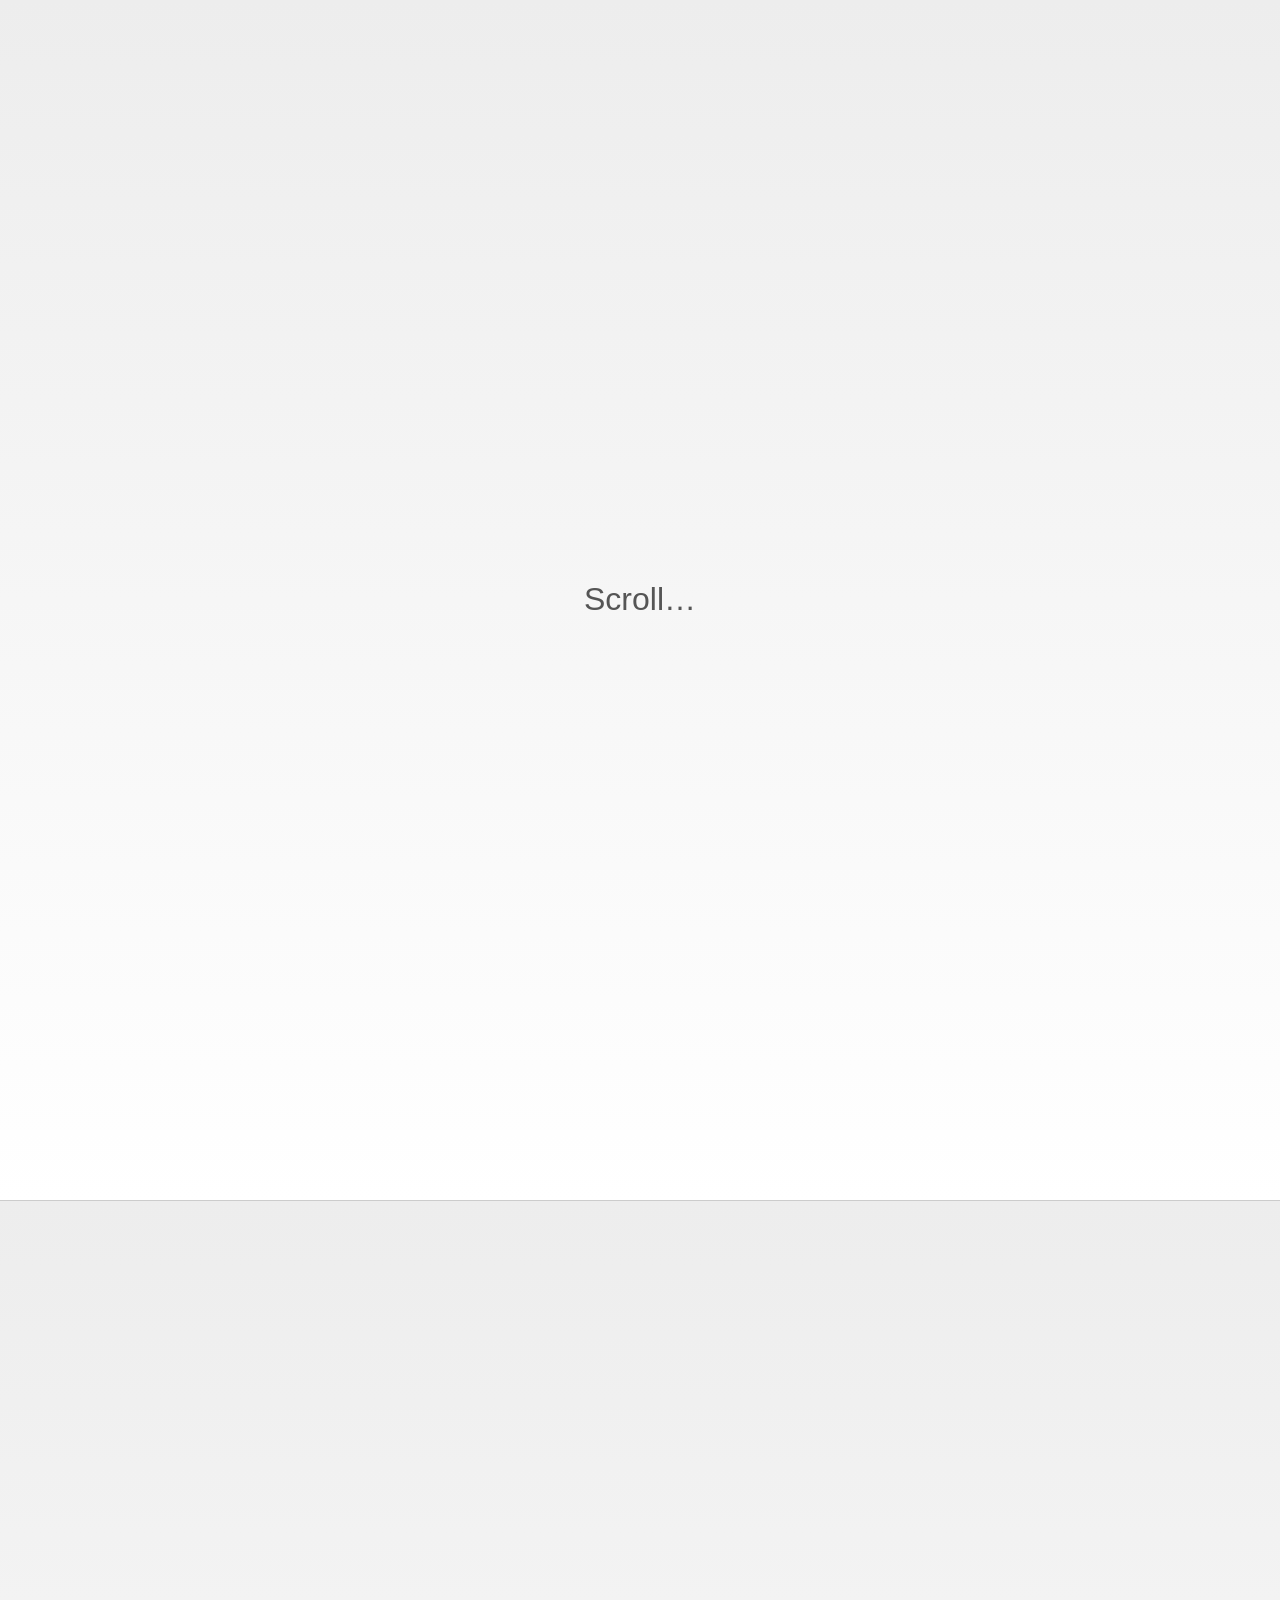
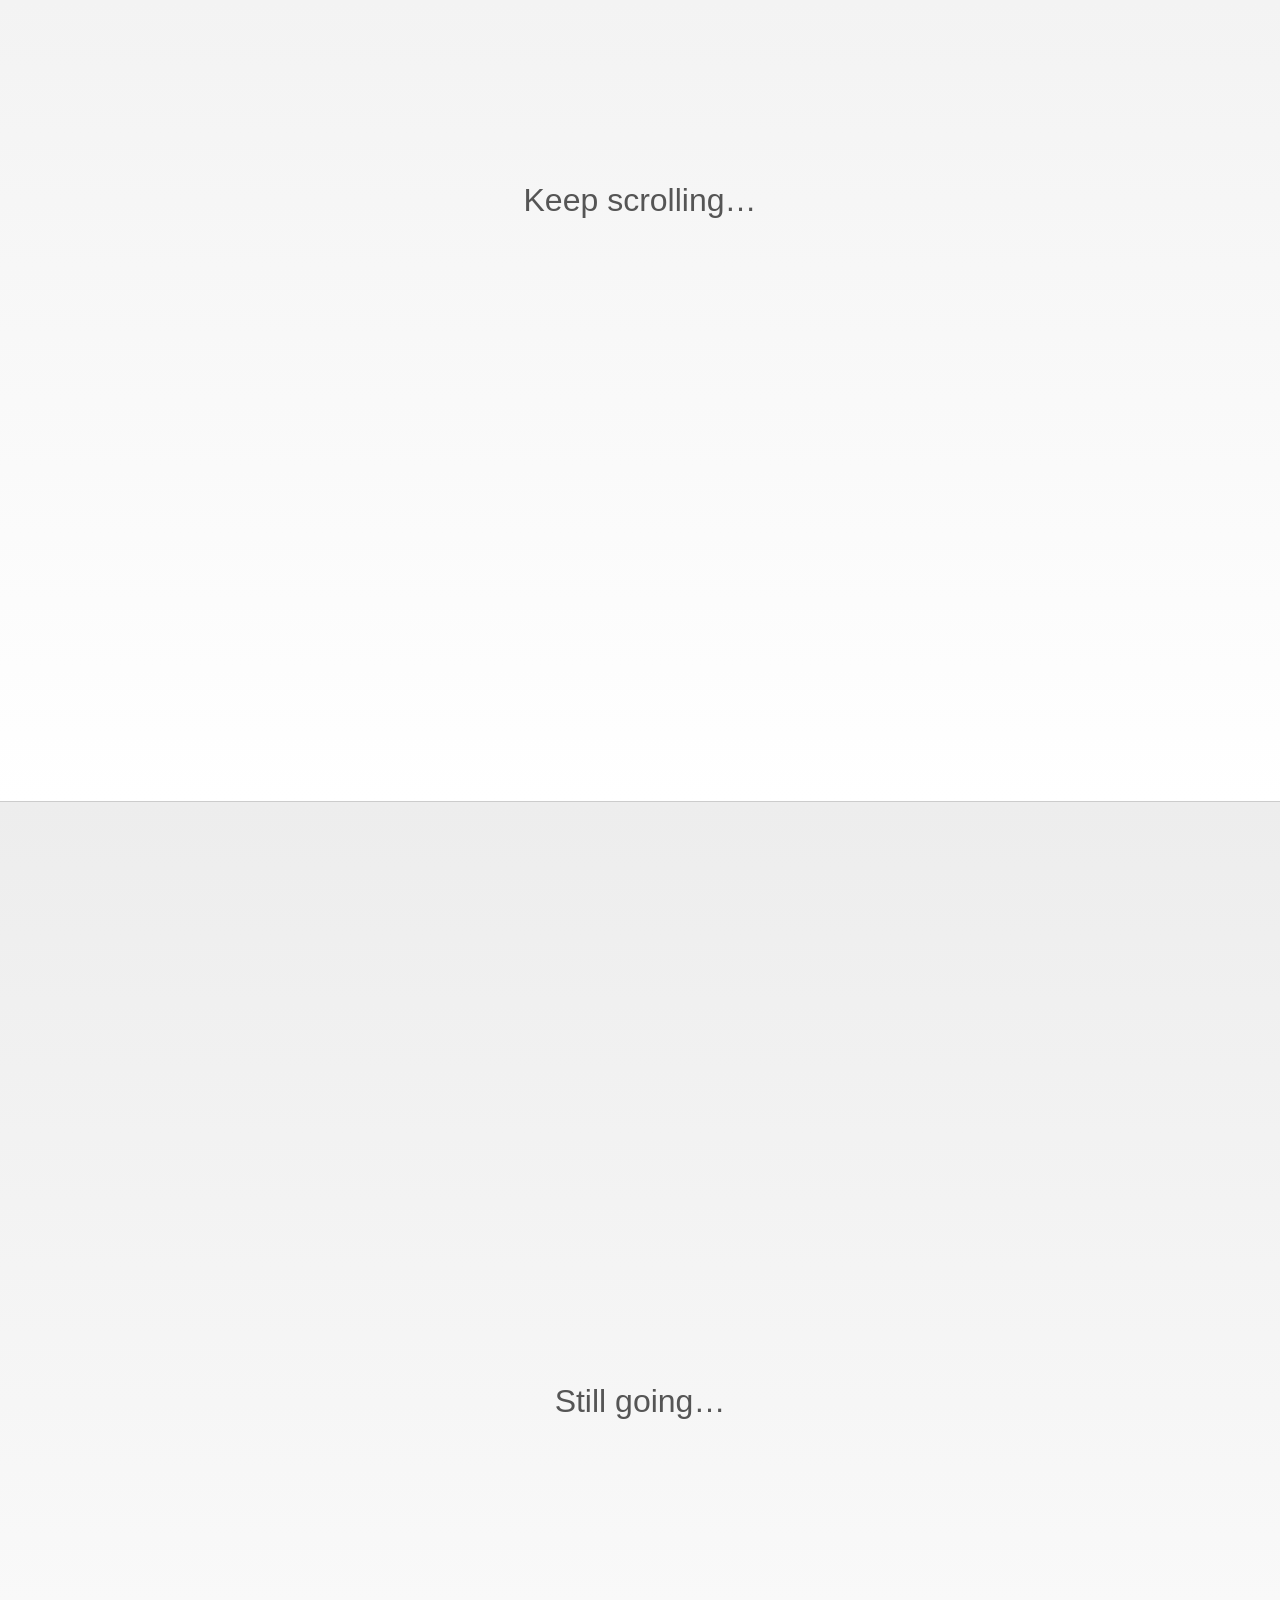
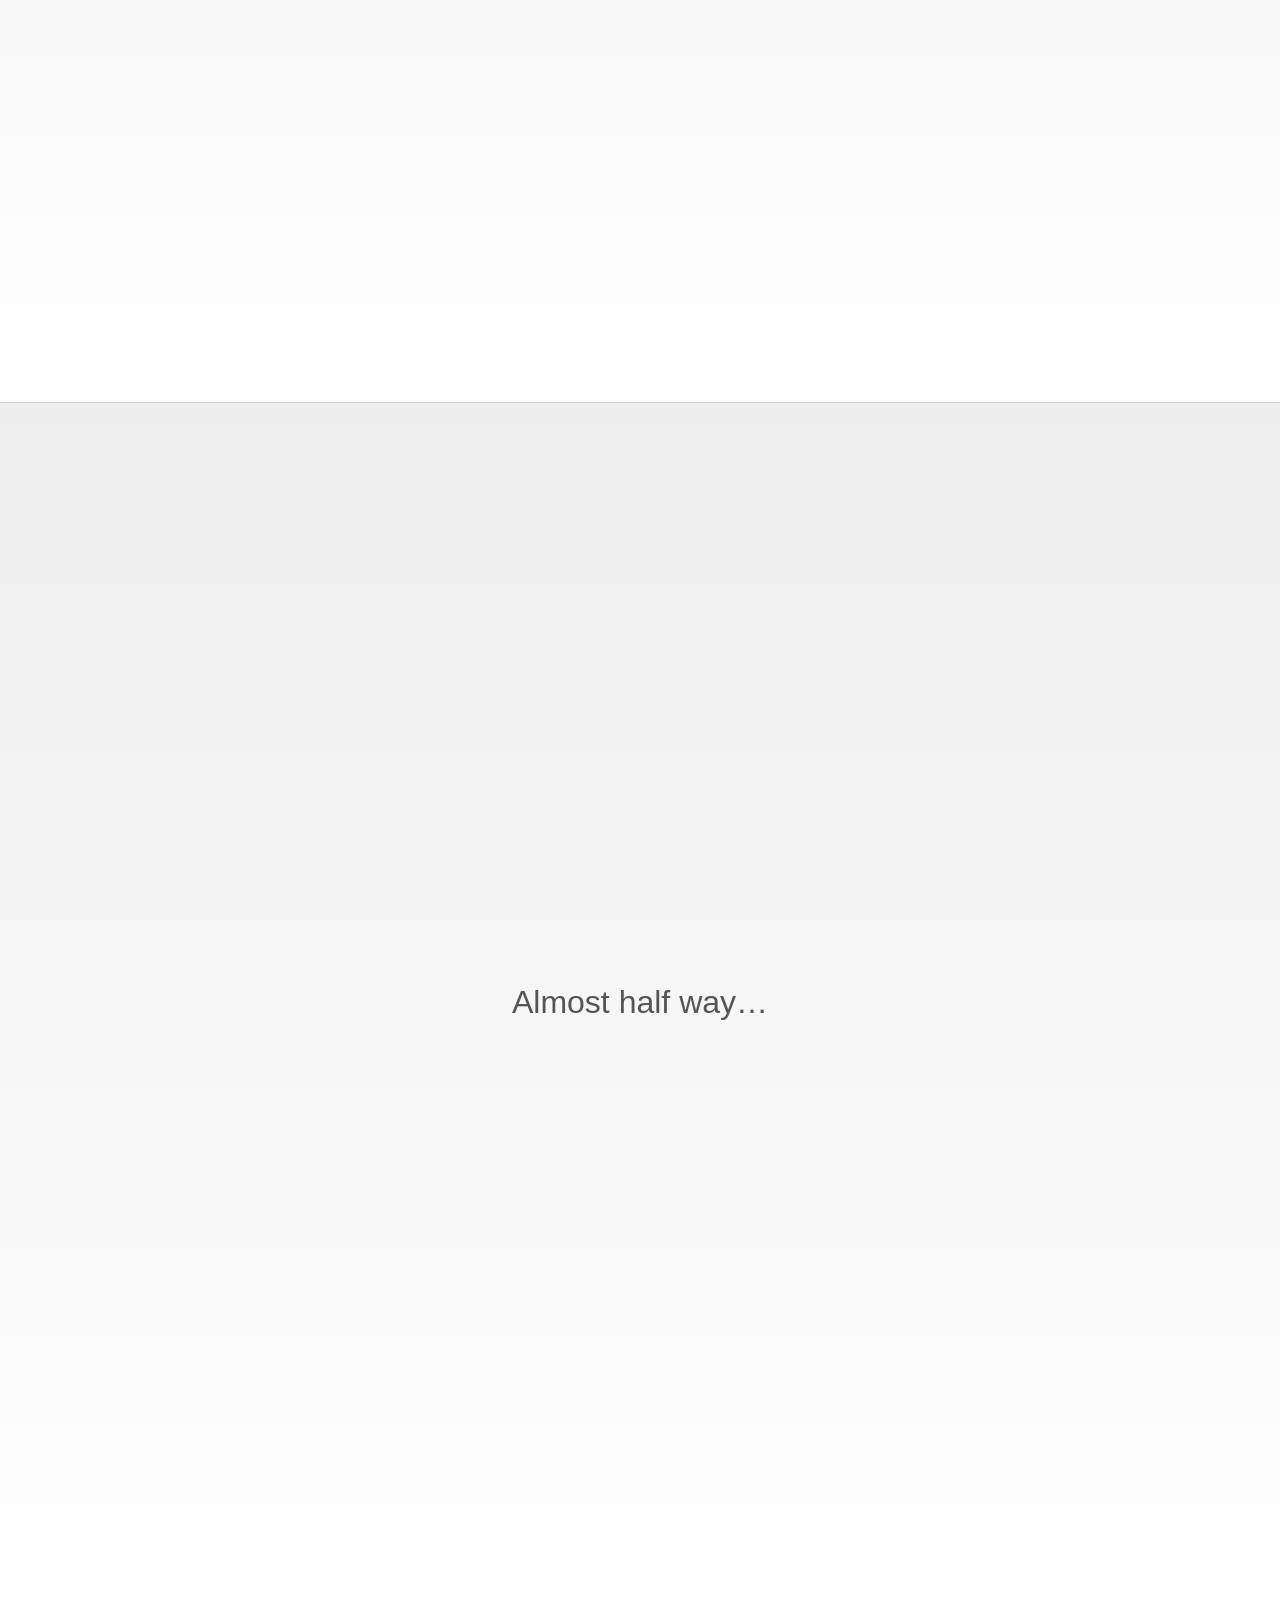
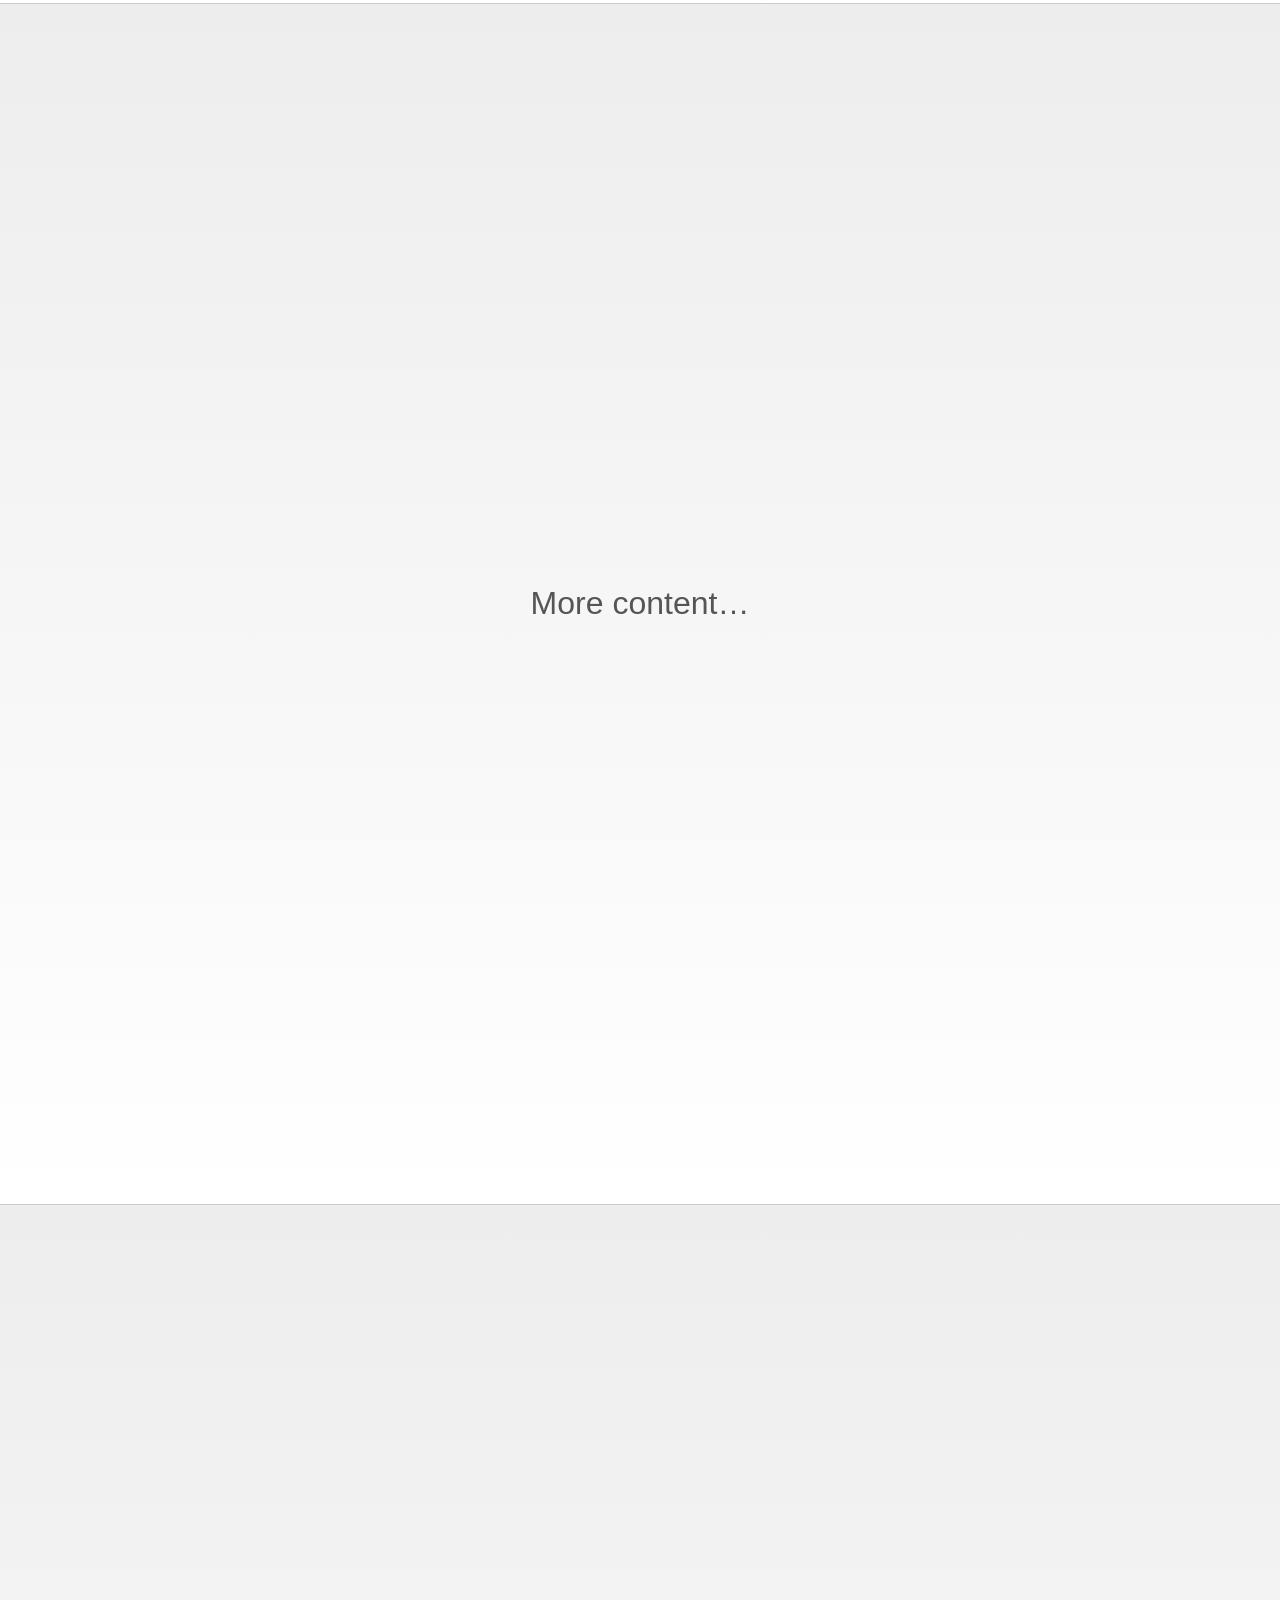
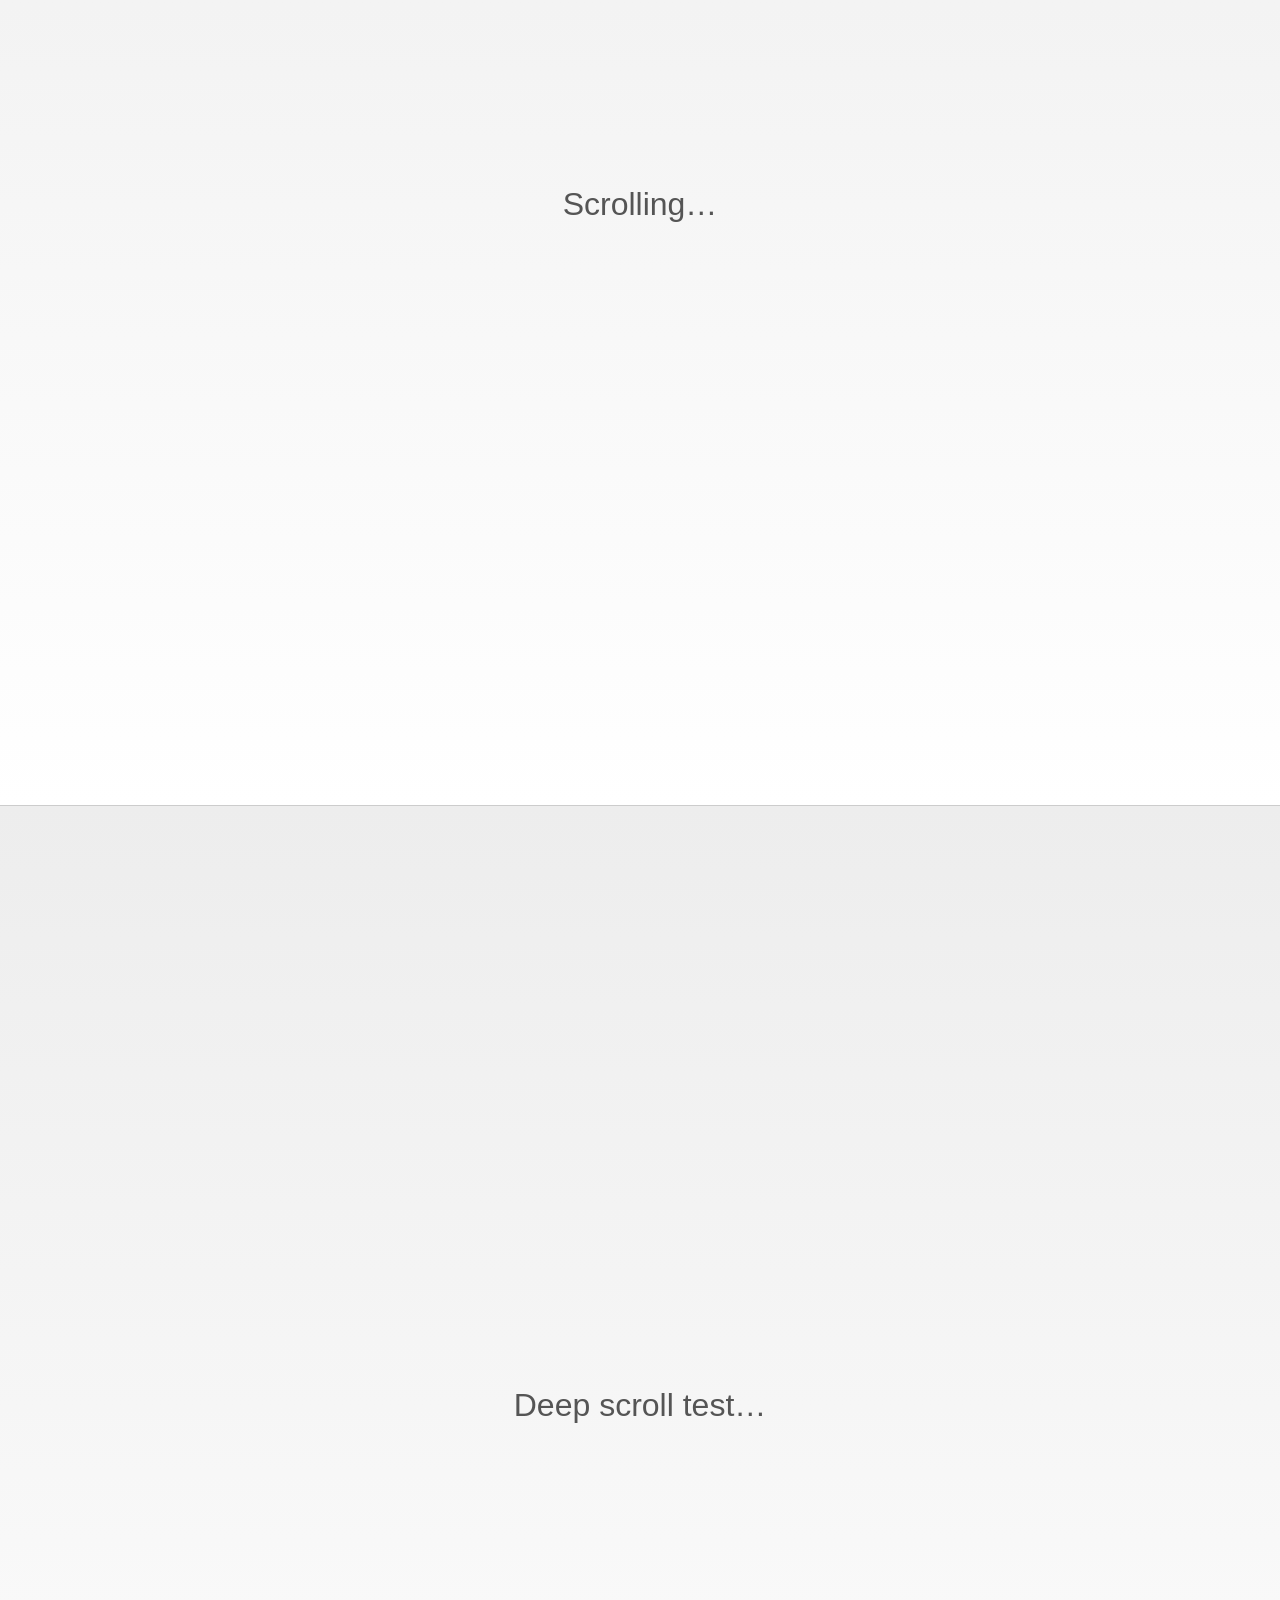
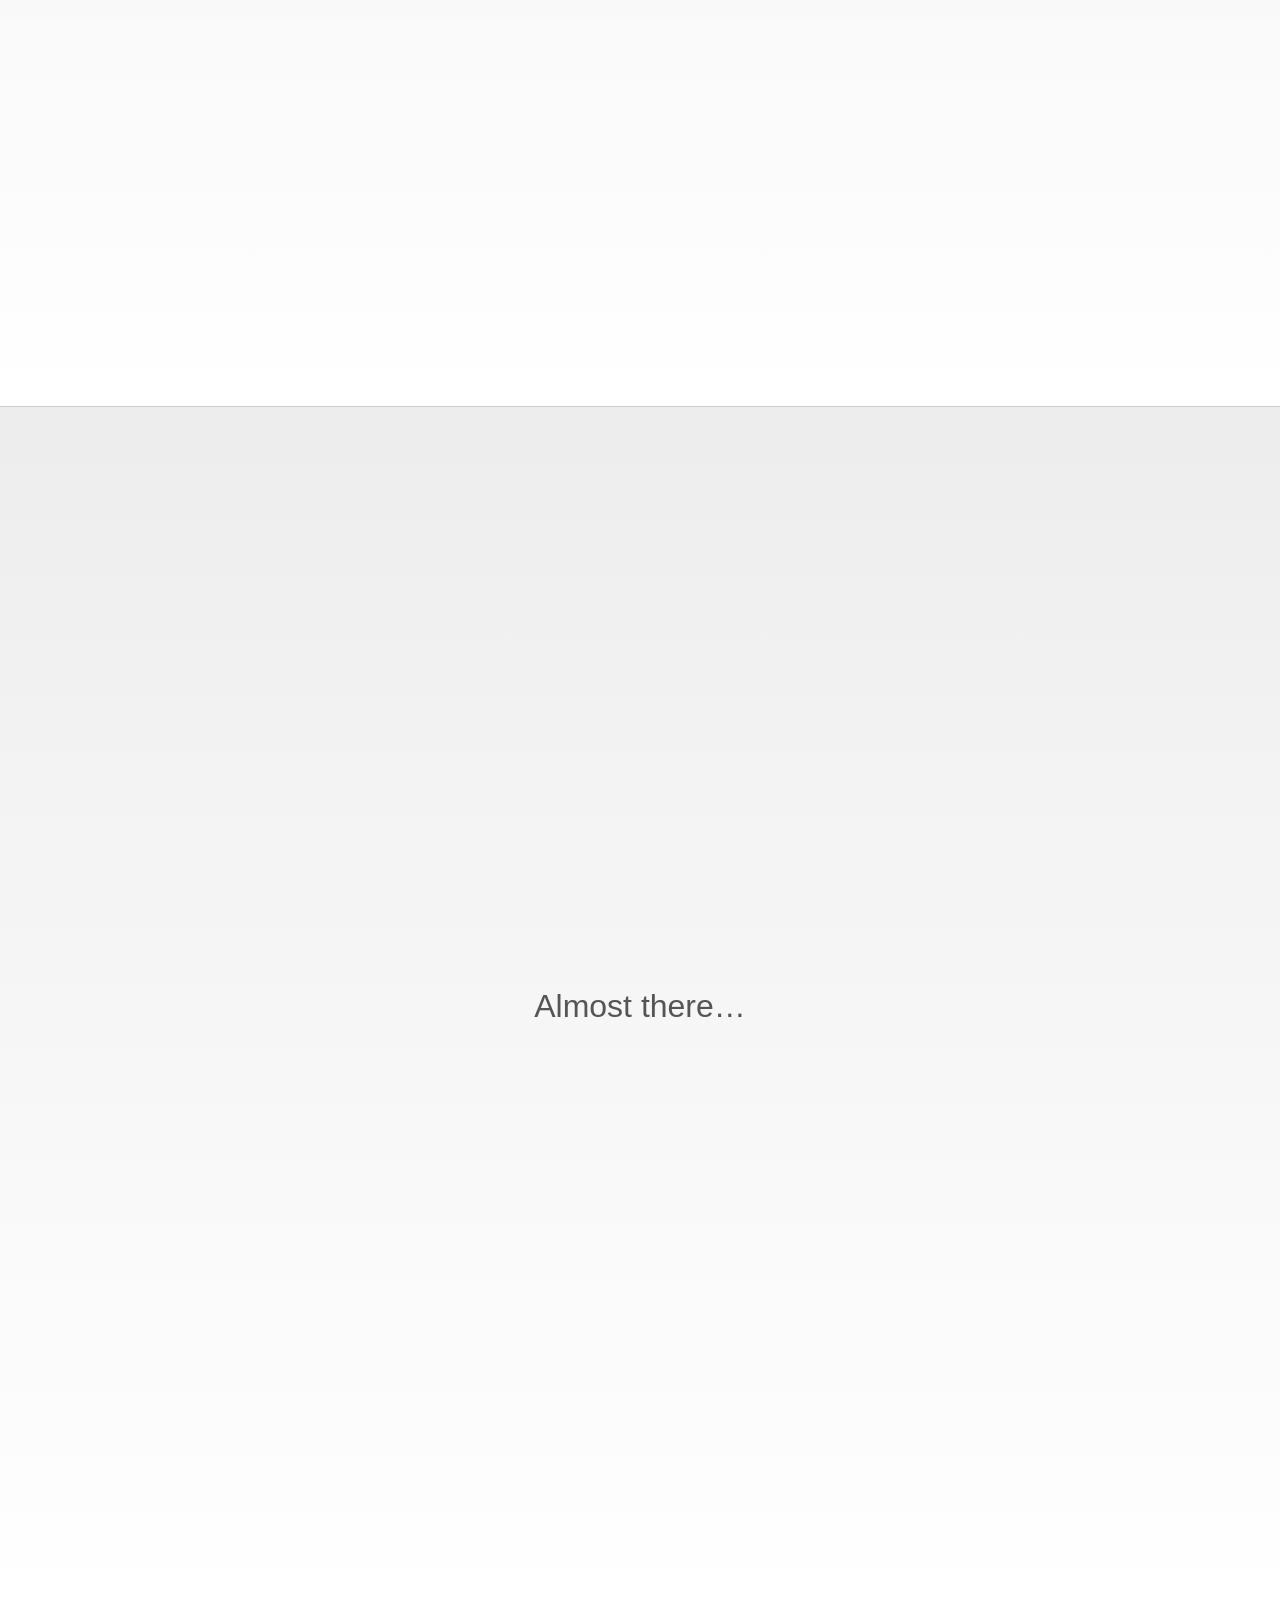
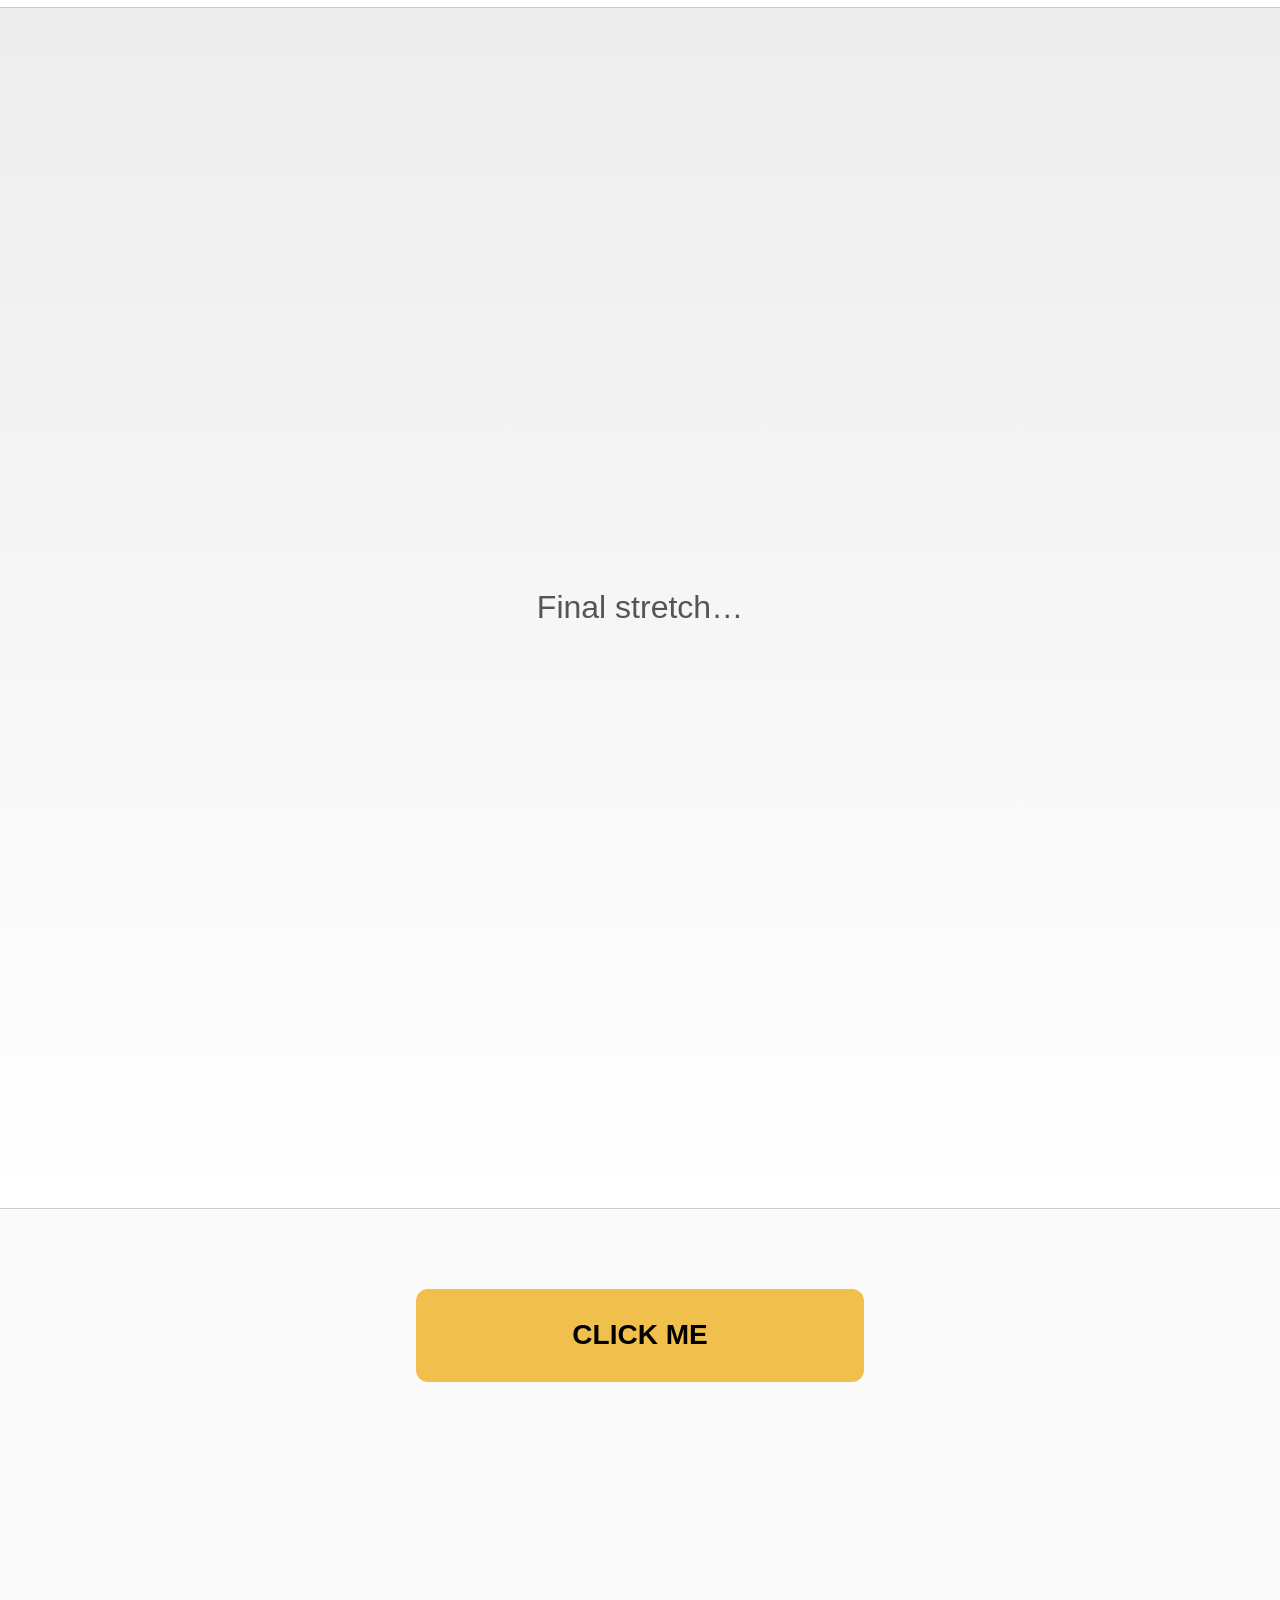
<file: index.html>
<!DOCTYPE html>
<html lang="en">
<head>
    <meta charset="UTF-8" />
    <meta name="viewport" content="width=device-width, initial-scale=1.0" />
    <title>Long Test Page</title>
    <style>
        body {
            margin: 0;
            padding: 0;
            font-family: Arial, sans-serif;
            background: #fafafa;
            line-height: 1.6;
        }

        .block {
            width: 100%;
            height: 1200px; /* huge block to simulate long scroll */
            background: linear-gradient(to bottom, #ededed, #ffffff);
            border-bottom: 1px solid #ccc;
            display: flex;
            justify-content: center;
            align-items: center;
            font-size: 32px;
            color: #555;
        }

        .yellow-button {
            width: 80%;
            max-width: 400px;
            padding: 24px;
            background: rgb(240, 191, 76); /* your yellow color */
            color: #000;
            font-size: 28px;
            font-weight: bold;
            text-align: center;
            border-radius: 12px;
            margin: 80px auto;
            cursor: pointer;
        }

        .container {
            text-align: center;
            padding-bottom: 300px;
        }
    </style>
</head>

<body>

    <!-- Massive filler blocks -->
    <div class="block">Scroll…</div>
    <div class="block">Keep scrolling…</div>
    <div class="block">Still going…</div>
    <div class="block">Almost half way…</div>
    <div class="block">More content…</div>
    <div class="block">Scrolling…</div>
    <div class="block">Deep scroll test…</div>
    <div class="block">Almost there…</div>
    <div class="block">Final stretch…</div>

    <div class="container">
        <div class="yellow-button">CLICK ME</div>
    </div>

</body>
</html>
</file>
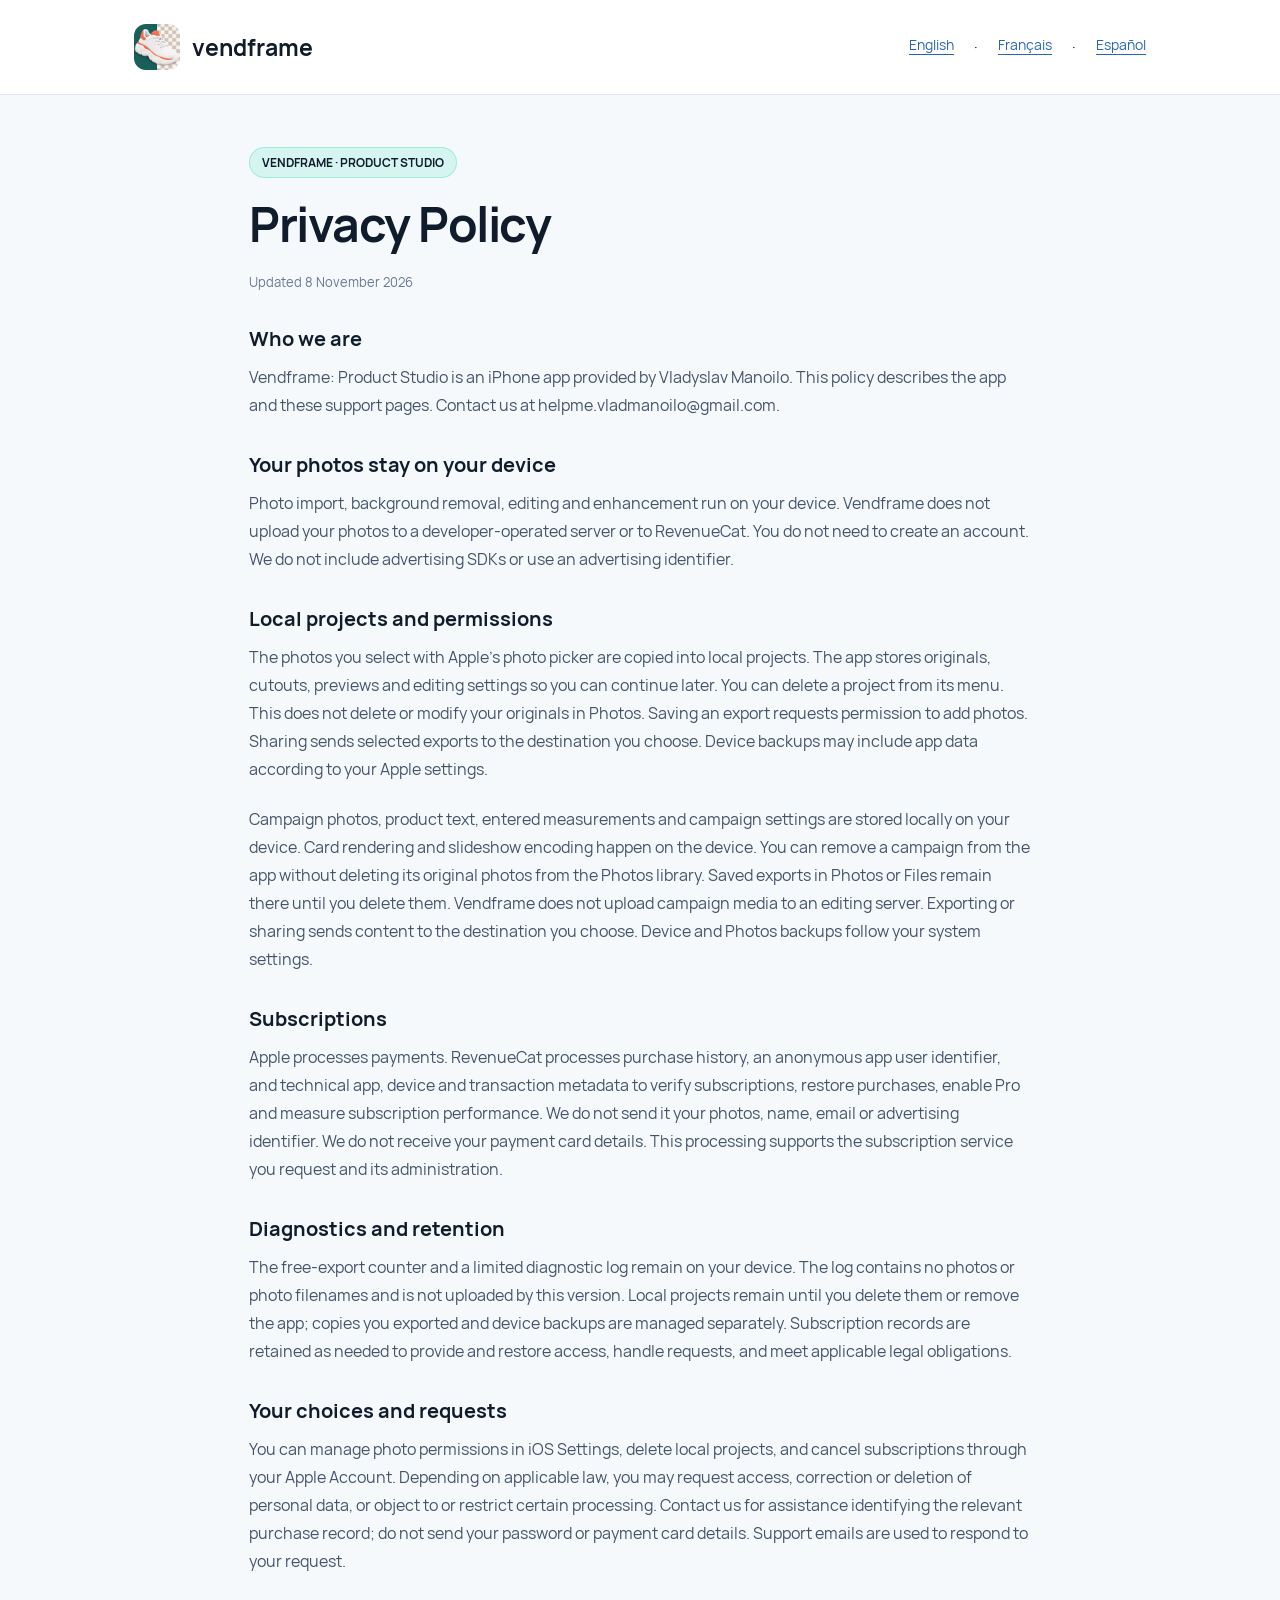
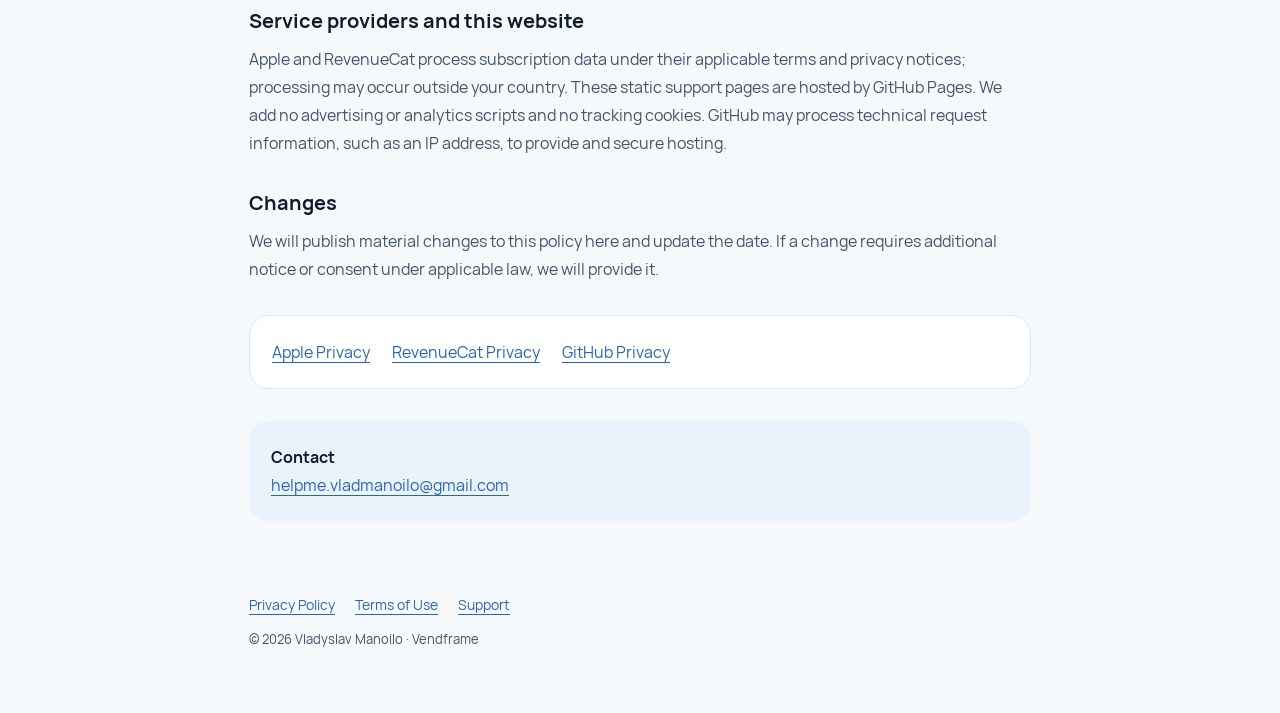
<file: vendframe/privacy-en.html>
<!doctype html><html lang="en"><head><meta charset="utf-8"><meta name="viewport" content="width=device-width,initial-scale=1"><meta name="description" content="Privacy Policy — Vendframe: Product Studio"><title>Privacy Policy · Vendframe</title><link rel="stylesheet" href="/vendframe/style.css"><link rel="icon" href="/vendframe/icon.png"></head><body><header><div class="bar"><a class="brand" href="/vendframe/"><img src="/vendframe/icon.png" alt="">vendframe</a><nav aria-label="Language"><a href="/vendframe/privacy-en.html" lang="en" hreflang="en">English</a> · <a href="/vendframe/privacy-fr.html" lang="fr" hreflang="fr">Français</a> · <a href="/vendframe/privacy-es.html" lang="es" hreflang="es">Español</a></nav></div></header><main><span class="badge">VENDFRAME · PRODUCT STUDIO</span><h1>Privacy Policy</h1><p class="date">Updated 8 November 2026</p><section><h2>Who we are</h2><p>Vendframe: Product Studio is an iPhone app provided by Vladyslav Manoilo. This policy describes the app and these support pages. Contact us at helpme.vladmanoilo@gmail.com.</p></section><section><h2>Your photos stay on your device</h2><p>Photo import, background removal, editing and enhancement run on your device. Vendframe does not upload your photos to a developer-operated server or to RevenueCat. You do not need to create an account. We do not include advertising SDKs or use an advertising identifier.</p></section><section><h2>Local projects and permissions</h2><p>The photos you select with Apple’s photo picker are copied into local projects. The app stores originals, cutouts, previews and editing settings so you can continue later. You can delete a project from its menu. This does not delete or modify your originals in Photos. Saving an export requests permission to add photos. Sharing sends selected exports to the destination you choose. Device backups may include app data according to your Apple settings.</p><p>Campaign photos, product text, entered measurements and campaign settings are stored locally on your device. Card rendering and slideshow encoding happen on the device. You can remove a campaign from the app without deleting its original photos from the Photos library. Saved exports in Photos or Files remain there until you delete them. Vendframe does not upload campaign media to an editing server. Exporting or sharing sends content to the destination you choose. Device and Photos backups follow your system settings.</p></section><section><h2>Subscriptions</h2><p>Apple processes payments. RevenueCat processes purchase history, an anonymous app user identifier, and technical app, device and transaction metadata to verify subscriptions, restore purchases, enable Pro and measure subscription performance. We do not send it your photos, name, email or advertising identifier. We do not receive your payment card details. This processing supports the subscription service you request and its administration.</p></section><section><h2>Diagnostics and retention</h2><p>The free-export counter and a limited diagnostic log remain on your device. The log contains no photos or photo filenames and is not uploaded by this version. Local projects remain until you delete them or remove the app; copies you exported and device backups are managed separately. Subscription records are retained as needed to provide and restore access, handle requests, and meet applicable legal obligations.</p></section><section><h2>Your choices and requests</h2><p>You can manage photo permissions in iOS Settings, delete local projects, and cancel subscriptions through your Apple Account. Depending on applicable law, you may request access, correction or deletion of personal data, or object to or restrict certain processing. Contact us for assistance identifying the relevant purchase record; do not send your password or payment card details. Support emails are used to respond to your request.</p></section><section><h2>Service providers and this website</h2><p>Apple and RevenueCat process subscription data under their applicable terms and privacy notices; processing may occur outside your country. These static support pages are hosted by GitHub Pages. We add no advertising or analytics scripts and no tracking cookies. GitHub may process technical request information, such as an IP address, to provide and secure hosting.</p></section><section><h2>Changes</h2><p>We will publish material changes to this policy here and update the date. If a change requires additional notice or consent under applicable law, we will provide it.</p></section><div class="links"><a href="https://www.apple.com/legal/privacy/">Apple Privacy</a><a href="https://www.revenuecat.com/privacy">RevenueCat Privacy</a><a href="https://docs.github.com/en/site-policy/privacy-policies/github-general-privacy-statement">GitHub Privacy</a></div><div class="contact"><strong>Contact</strong><br><a href="mailto:helpme.vladmanoilo@gmail.com">helpme.vladmanoilo@gmail.com</a></div></main><footer><nav><a href="/vendframe/privacy-en.html">Privacy Policy</a><a href="/vendframe/terms-en.html">Terms of Use</a><a href="mailto:helpme.vladmanoilo@gmail.com">Support</a></nav><p>© 2026 Vladyslav Manoilo · Vendframe</p></footer></body></html>
</file>
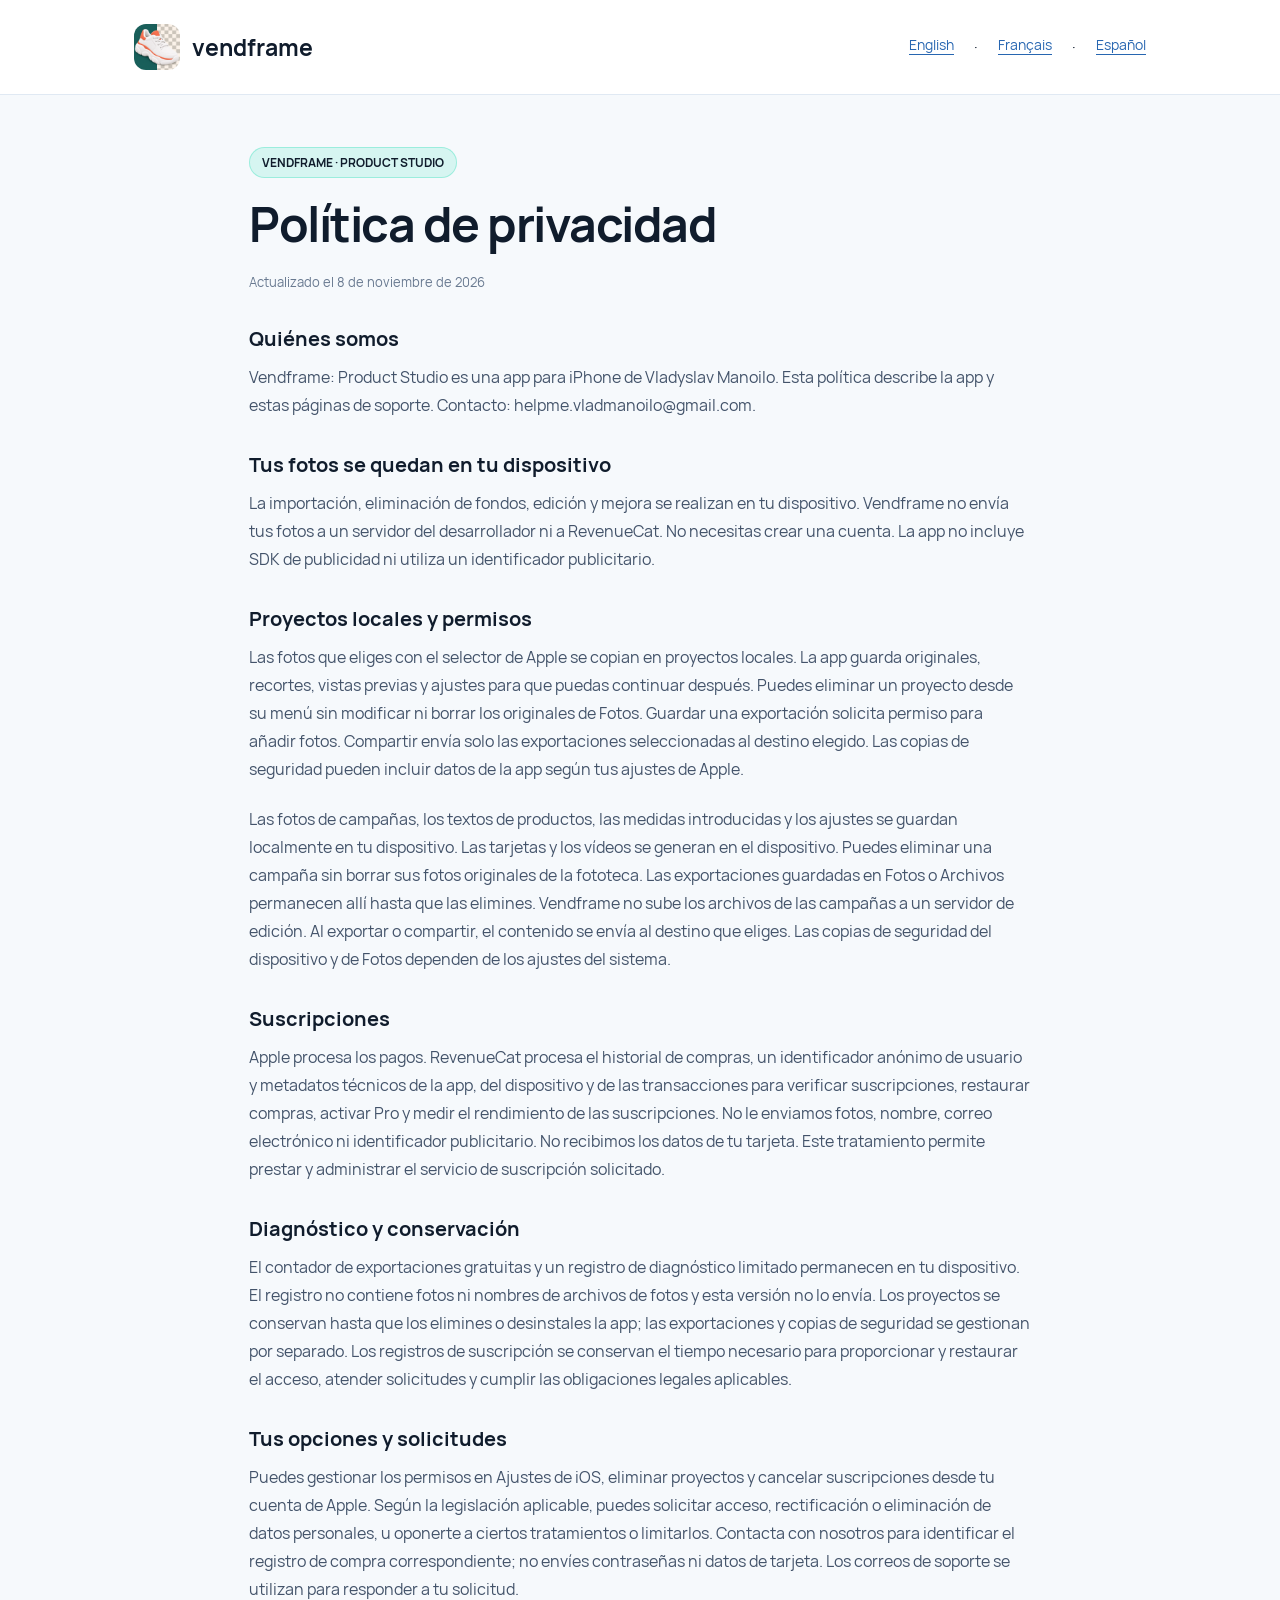
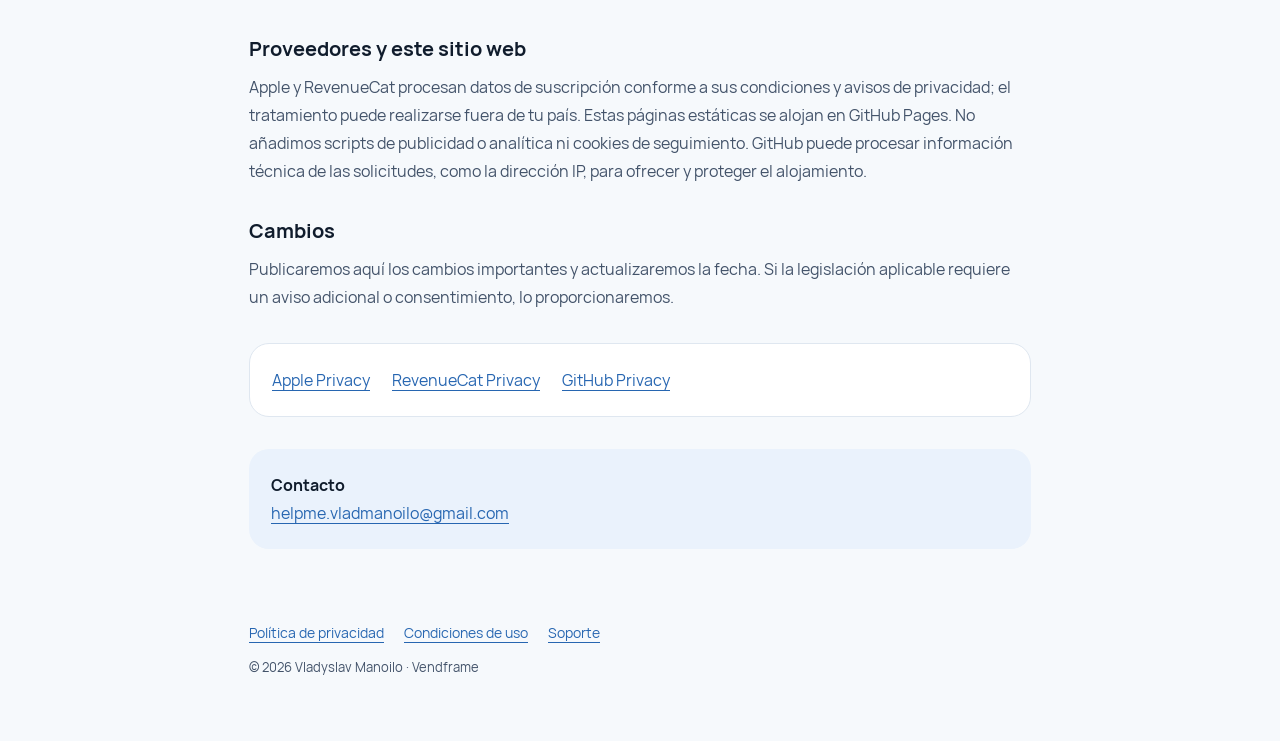
<file: vendframe/privacy-es.html>
<!doctype html><html lang="es"><head><meta charset="utf-8"><meta name="viewport" content="width=device-width,initial-scale=1"><meta name="description" content="Política de privacidad — Vendframe: Product Studio"><title>Política de privacidad · Vendframe</title><link rel="stylesheet" href="/vendframe/style.css"><link rel="icon" href="/vendframe/icon.png"></head><body><header><div class="bar"><a class="brand" href="/vendframe/"><img src="/vendframe/icon.png" alt="">vendframe</a><nav aria-label="Idioma"><a href="/vendframe/privacy-en.html" lang="en" hreflang="en">English</a> · <a href="/vendframe/privacy-fr.html" lang="fr" hreflang="fr">Français</a> · <a href="/vendframe/privacy-es.html" lang="es" hreflang="es">Español</a></nav></div></header><main><span class="badge">VENDFRAME · PRODUCT STUDIO</span><h1>Política de privacidad</h1><p class="date">Actualizado el 8 de noviembre de 2026</p><section><h2>Quiénes somos</h2><p>Vendframe: Product Studio es una app para iPhone de Vladyslav Manoilo. Esta política describe la app y estas páginas de soporte. Contacto: helpme.vladmanoilo@gmail.com.</p></section><section><h2>Tus fotos se quedan en tu dispositivo</h2><p>La importación, eliminación de fondos, edición y mejora se realizan en tu dispositivo. Vendframe no envía tus fotos a un servidor del desarrollador ni a RevenueCat. No necesitas crear una cuenta. La app no incluye SDK de publicidad ni utiliza un identificador publicitario.</p></section><section><h2>Proyectos locales y permisos</h2><p>Las fotos que eliges con el selector de Apple se copian en proyectos locales. La app guarda originales, recortes, vistas previas y ajustes para que puedas continuar después. Puedes eliminar un proyecto desde su menú sin modificar ni borrar los originales de Fotos. Guardar una exportación solicita permiso para añadir fotos. Compartir envía solo las exportaciones seleccionadas al destino elegido. Las copias de seguridad pueden incluir datos de la app según tus ajustes de Apple.</p><p>Las fotos de campañas, los textos de productos, las medidas introducidas y los ajustes se guardan localmente en tu dispositivo. Las tarjetas y los vídeos se generan en el dispositivo. Puedes eliminar una campaña sin borrar sus fotos originales de la fototeca. Las exportaciones guardadas en Fotos o Archivos permanecen allí hasta que las elimines. Vendframe no sube los archivos de las campañas a un servidor de edición. Al exportar o compartir, el contenido se envía al destino que eliges. Las copias de seguridad del dispositivo y de Fotos dependen de los ajustes del sistema.</p></section><section><h2>Suscripciones</h2><p>Apple procesa los pagos. RevenueCat procesa el historial de compras, un identificador anónimo de usuario y metadatos técnicos de la app, del dispositivo y de las transacciones para verificar suscripciones, restaurar compras, activar Pro y medir el rendimiento de las suscripciones. No le enviamos fotos, nombre, correo electrónico ni identificador publicitario. No recibimos los datos de tu tarjeta. Este tratamiento permite prestar y administrar el servicio de suscripción solicitado.</p></section><section><h2>Diagnóstico y conservación</h2><p>El contador de exportaciones gratuitas y un registro de diagnóstico limitado permanecen en tu dispositivo. El registro no contiene fotos ni nombres de archivos de fotos y esta versión no lo envía. Los proyectos se conservan hasta que los elimines o desinstales la app; las exportaciones y copias de seguridad se gestionan por separado. Los registros de suscripción se conservan el tiempo necesario para proporcionar y restaurar el acceso, atender solicitudes y cumplir las obligaciones legales aplicables.</p></section><section><h2>Tus opciones y solicitudes</h2><p>Puedes gestionar los permisos en Ajustes de iOS, eliminar proyectos y cancelar suscripciones desde tu cuenta de Apple. Según la legislación aplicable, puedes solicitar acceso, rectificación o eliminación de datos personales, u oponerte a ciertos tratamientos o limitarlos. Contacta con nosotros para identificar el registro de compra correspondiente; no envíes contraseñas ni datos de tarjeta. Los correos de soporte se utilizan para responder a tu solicitud.</p></section><section><h2>Proveedores y este sitio web</h2><p>Apple y RevenueCat procesan datos de suscripción conforme a sus condiciones y avisos de privacidad; el tratamiento puede realizarse fuera de tu país. Estas páginas estáticas se alojan en GitHub Pages. No añadimos scripts de publicidad o analítica ni cookies de seguimiento. GitHub puede procesar información técnica de las solicitudes, como la dirección IP, para ofrecer y proteger el alojamiento.</p></section><section><h2>Cambios</h2><p>Publicaremos aquí los cambios importantes y actualizaremos la fecha. Si la legislación aplicable requiere un aviso adicional o consentimiento, lo proporcionaremos.</p></section><div class="links"><a href="https://www.apple.com/legal/privacy/">Apple Privacy</a><a href="https://www.revenuecat.com/privacy">RevenueCat Privacy</a><a href="https://docs.github.com/en/site-policy/privacy-policies/github-general-privacy-statement">GitHub Privacy</a></div><div class="contact"><strong>Contacto</strong><br><a href="mailto:helpme.vladmanoilo@gmail.com">helpme.vladmanoilo@gmail.com</a></div></main><footer><nav><a href="/vendframe/privacy-es.html">Política de privacidad</a><a href="/vendframe/terms-es.html">Condiciones de uso</a><a href="mailto:helpme.vladmanoilo@gmail.com">Soporte</a></nav><p>© 2026 Vladyslav Manoilo · Vendframe</p></footer></body></html>
</file>
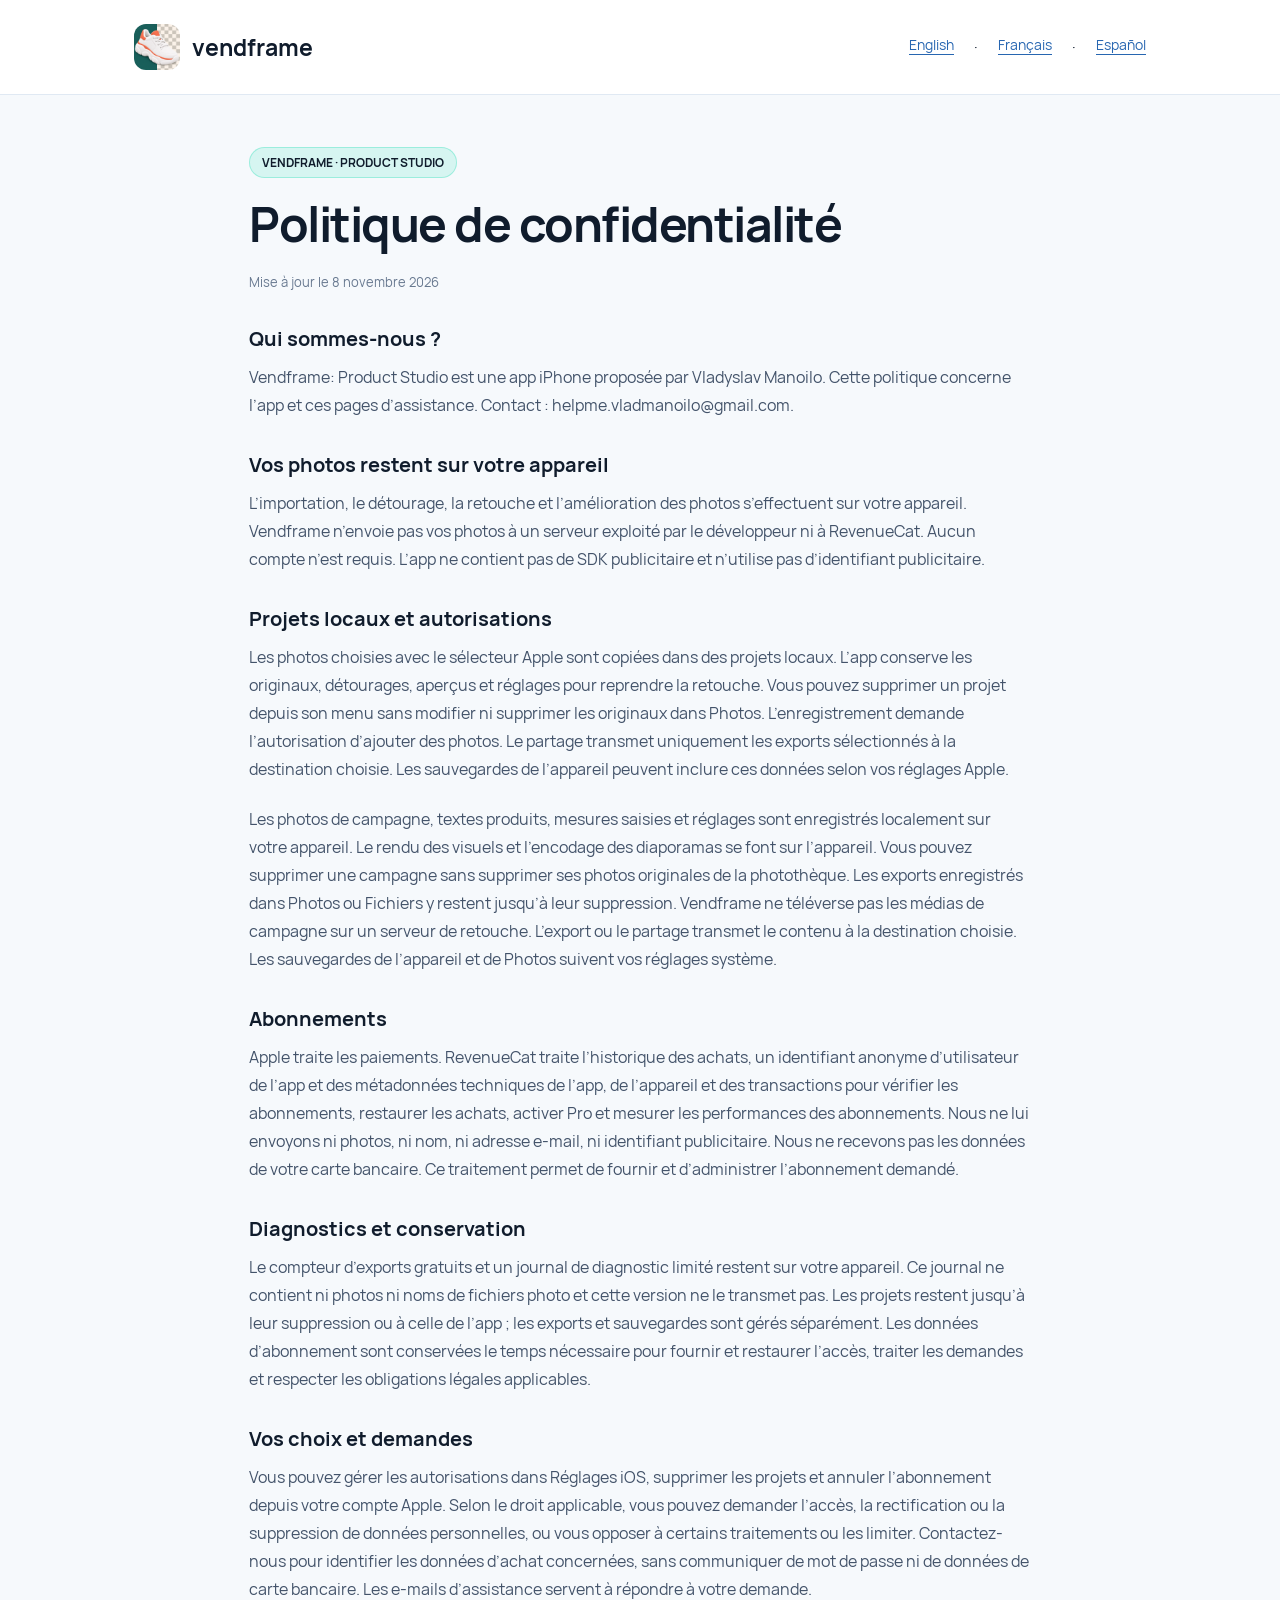
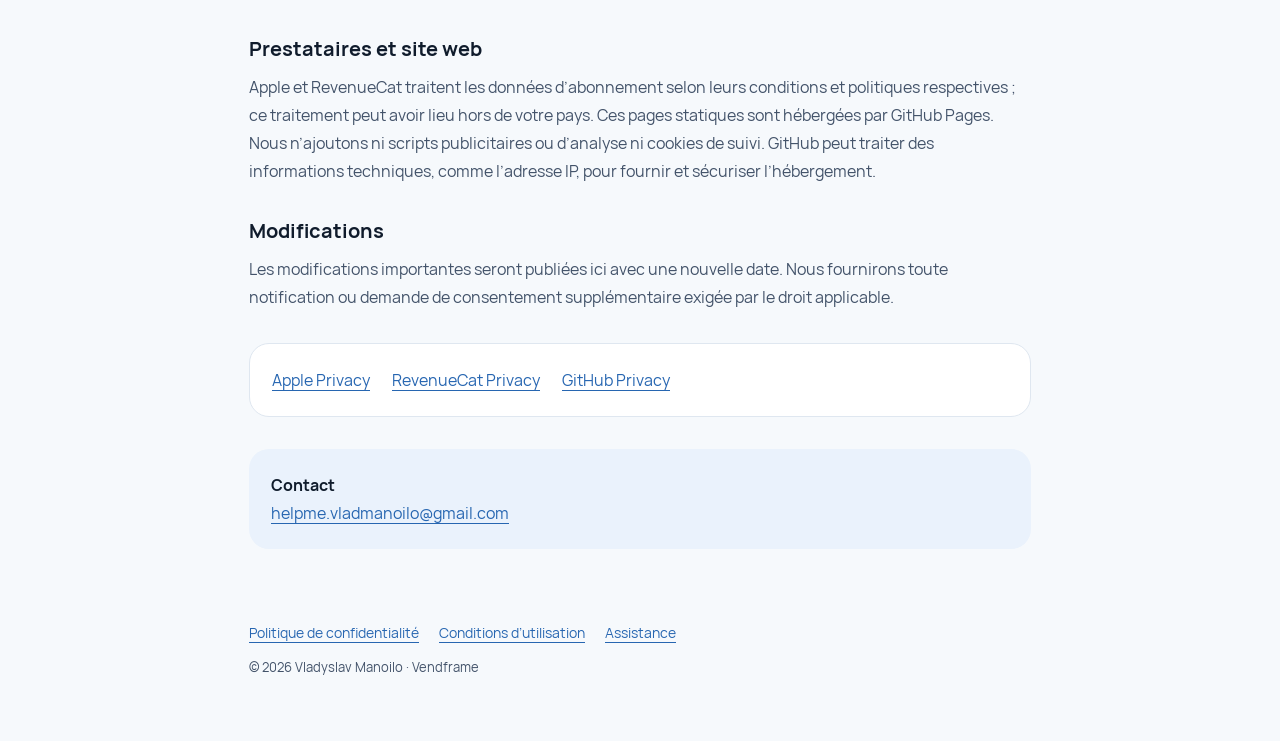
<file: vendframe/privacy-fr.html>
<!doctype html><html lang="fr"><head><meta charset="utf-8"><meta name="viewport" content="width=device-width,initial-scale=1"><meta name="description" content="Politique de confidentialité — Vendframe: Product Studio"><title>Politique de confidentialité · Vendframe</title><link rel="stylesheet" href="/vendframe/style.css"><link rel="icon" href="/vendframe/icon.png"></head><body><header><div class="bar"><a class="brand" href="/vendframe/"><img src="/vendframe/icon.png" alt="">vendframe</a><nav aria-label="Langue"><a href="/vendframe/privacy-en.html" lang="en" hreflang="en">English</a> · <a href="/vendframe/privacy-fr.html" lang="fr" hreflang="fr">Français</a> · <a href="/vendframe/privacy-es.html" lang="es" hreflang="es">Español</a></nav></div></header><main><span class="badge">VENDFRAME · PRODUCT STUDIO</span><h1>Politique de confidentialité</h1><p class="date">Mise à jour le 8 novembre 2026</p><section><h2>Qui sommes-nous ?</h2><p>Vendframe: Product Studio est une app iPhone proposée par Vladyslav Manoilo. Cette politique concerne l’app et ces pages d’assistance. Contact : helpme.vladmanoilo@gmail.com.</p></section><section><h2>Vos photos restent sur votre appareil</h2><p>L’importation, le détourage, la retouche et l’amélioration des photos s’effectuent sur votre appareil. Vendframe n’envoie pas vos photos à un serveur exploité par le développeur ni à RevenueCat. Aucun compte n’est requis. L’app ne contient pas de SDK publicitaire et n’utilise pas d’identifiant publicitaire.</p></section><section><h2>Projets locaux et autorisations</h2><p>Les photos choisies avec le sélecteur Apple sont copiées dans des projets locaux. L’app conserve les originaux, détourages, aperçus et réglages pour reprendre la retouche. Vous pouvez supprimer un projet depuis son menu sans modifier ni supprimer les originaux dans Photos. L’enregistrement demande l’autorisation d’ajouter des photos. Le partage transmet uniquement les exports sélectionnés à la destination choisie. Les sauvegardes de l’appareil peuvent inclure ces données selon vos réglages Apple.</p><p>Les photos de campagne, textes produits, mesures saisies et réglages sont enregistrés localement sur votre appareil. Le rendu des visuels et l’encodage des diaporamas se font sur l’appareil. Vous pouvez supprimer une campagne sans supprimer ses photos originales de la photothèque. Les exports enregistrés dans Photos ou Fichiers y restent jusqu’à leur suppression. Vendframe ne téléverse pas les médias de campagne sur un serveur de retouche. L’export ou le partage transmet le contenu à la destination choisie. Les sauvegardes de l’appareil et de Photos suivent vos réglages système.</p></section><section><h2>Abonnements</h2><p>Apple traite les paiements. RevenueCat traite l’historique des achats, un identifiant anonyme d’utilisateur de l’app et des métadonnées techniques de l’app, de l’appareil et des transactions pour vérifier les abonnements, restaurer les achats, activer Pro et mesurer les performances des abonnements. Nous ne lui envoyons ni photos, ni nom, ni adresse e-mail, ni identifiant publicitaire. Nous ne recevons pas les données de votre carte bancaire. Ce traitement permet de fournir et d’administrer l’abonnement demandé.</p></section><section><h2>Diagnostics et conservation</h2><p>Le compteur d’exports gratuits et un journal de diagnostic limité restent sur votre appareil. Ce journal ne contient ni photos ni noms de fichiers photo et cette version ne le transmet pas. Les projets restent jusqu’à leur suppression ou à celle de l’app ; les exports et sauvegardes sont gérés séparément. Les données d’abonnement sont conservées le temps nécessaire pour fournir et restaurer l’accès, traiter les demandes et respecter les obligations légales applicables.</p></section><section><h2>Vos choix et demandes</h2><p>Vous pouvez gérer les autorisations dans Réglages iOS, supprimer les projets et annuler l’abonnement depuis votre compte Apple. Selon le droit applicable, vous pouvez demander l’accès, la rectification ou la suppression de données personnelles, ou vous opposer à certains traitements ou les limiter. Contactez-nous pour identifier les données d’achat concernées, sans communiquer de mot de passe ni de données de carte bancaire. Les e-mails d’assistance servent à répondre à votre demande.</p></section><section><h2>Prestataires et site web</h2><p>Apple et RevenueCat traitent les données d’abonnement selon leurs conditions et politiques respectives ; ce traitement peut avoir lieu hors de votre pays. Ces pages statiques sont hébergées par GitHub Pages. Nous n’ajoutons ni scripts publicitaires ou d’analyse ni cookies de suivi. GitHub peut traiter des informations techniques, comme l’adresse IP, pour fournir et sécuriser l’hébergement.</p></section><section><h2>Modifications</h2><p>Les modifications importantes seront publiées ici avec une nouvelle date. Nous fournirons toute notification ou demande de consentement supplémentaire exigée par le droit applicable.</p></section><div class="links"><a href="https://www.apple.com/legal/privacy/">Apple Privacy</a><a href="https://www.revenuecat.com/privacy">RevenueCat Privacy</a><a href="https://docs.github.com/en/site-policy/privacy-policies/github-general-privacy-statement">GitHub Privacy</a></div><div class="contact"><strong>Contact</strong><br><a href="mailto:helpme.vladmanoilo@gmail.com">helpme.vladmanoilo@gmail.com</a></div></main><footer><nav><a href="/vendframe/privacy-fr.html">Politique de confidentialité</a><a href="/vendframe/terms-fr.html">Conditions d’utilisation</a><a href="mailto:helpme.vladmanoilo@gmail.com">Assistance</a></nav><p>© 2026 Vladyslav Manoilo · Vendframe</p></footer></body></html>
</file>
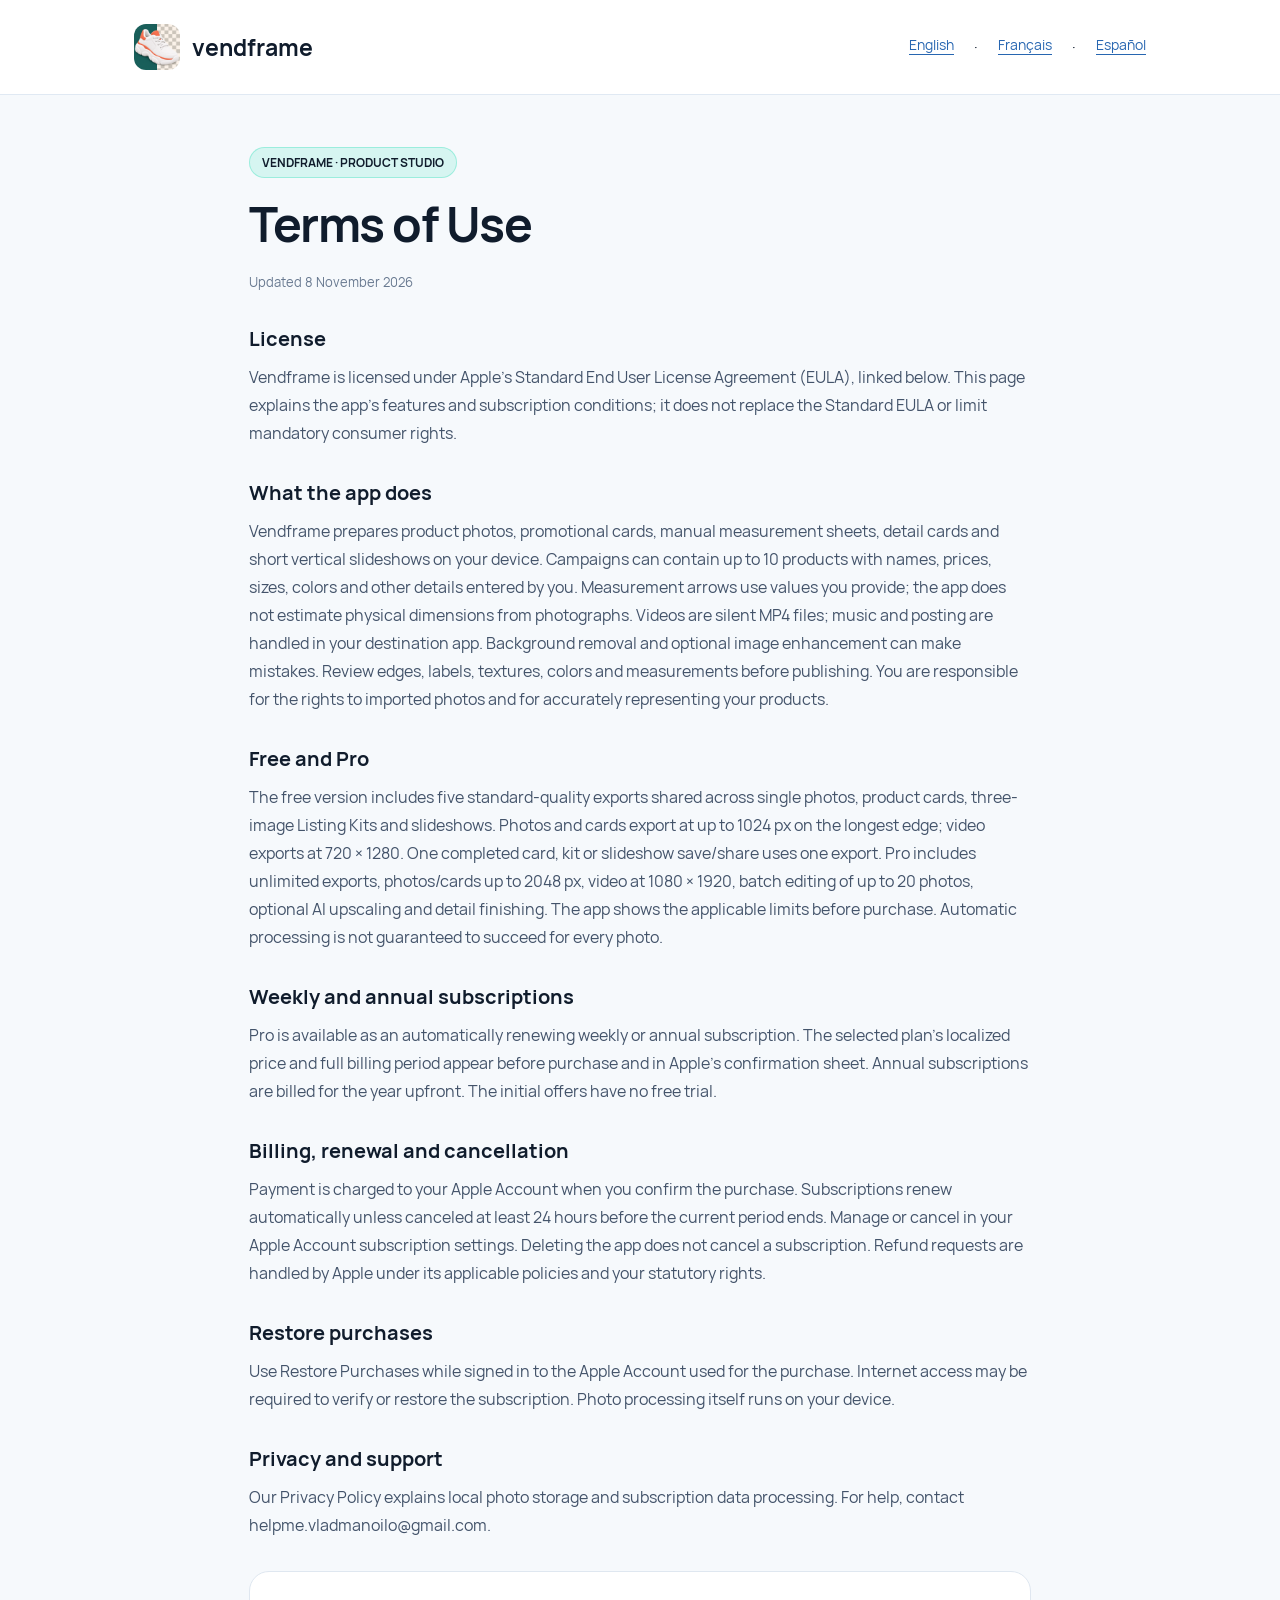
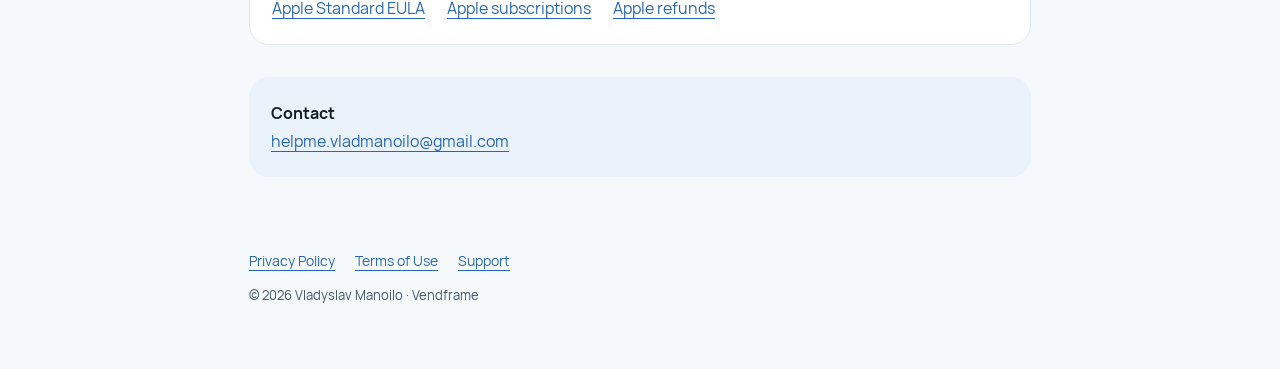
<file: vendframe/terms-en.html>
<!doctype html><html lang="en"><head><meta charset="utf-8"><meta name="viewport" content="width=device-width,initial-scale=1"><meta name="description" content="Terms of Use — Vendframe: Product Studio"><title>Terms of Use · Vendframe</title><link rel="stylesheet" href="/vendframe/style.css"><link rel="icon" href="/vendframe/icon.png"></head><body><header><div class="bar"><a class="brand" href="/vendframe/"><img src="/vendframe/icon.png" alt="">vendframe</a><nav aria-label="Language"><a href="/vendframe/terms-en.html" lang="en" hreflang="en">English</a> · <a href="/vendframe/terms-fr.html" lang="fr" hreflang="fr">Français</a> · <a href="/vendframe/terms-es.html" lang="es" hreflang="es">Español</a></nav></div></header><main><span class="badge">VENDFRAME · PRODUCT STUDIO</span><h1>Terms of Use</h1><p class="date">Updated 8 November 2026</p><section><h2>License</h2><p>Vendframe is licensed under Apple’s Standard End User License Agreement (EULA), linked below. This page explains the app’s features and subscription conditions; it does not replace the Standard EULA or limit mandatory consumer rights.</p></section><section><h2>What the app does</h2><p>Vendframe prepares product photos, promotional cards, manual measurement sheets, detail cards and short vertical slideshows on your device. Campaigns can contain up to 10 products with names, prices, sizes, colors and other details entered by you. Measurement arrows use values you provide; the app does not estimate physical dimensions from photographs. Videos are silent MP4 files; music and posting are handled in your destination app. Background removal and optional image enhancement can make mistakes. Review edges, labels, textures, colors and measurements before publishing. You are responsible for the rights to imported photos and for accurately representing your products.</p></section><section><h2>Free and Pro</h2><p>The free version includes five standard-quality exports shared across single photos, product cards, three-image Listing Kits and slideshows. Photos and cards export at up to 1024 px on the longest edge; video exports at 720 × 1280. One completed card, kit or slideshow save/share uses one export. Pro includes unlimited exports, photos/cards up to 2048 px, video at 1080 × 1920, batch editing of up to 20 photos, optional AI upscaling and detail finishing. The app shows the applicable limits before purchase. Automatic processing is not guaranteed to succeed for every photo.</p></section><section><h2>Weekly and annual subscriptions</h2><p>Pro is available as an automatically renewing weekly or annual subscription. The selected plan’s localized price and full billing period appear before purchase and in Apple’s confirmation sheet. Annual subscriptions are billed for the year upfront. The initial offers have no free trial.</p></section><section><h2>Billing, renewal and cancellation</h2><p>Payment is charged to your Apple Account when you confirm the purchase. Subscriptions renew automatically unless canceled at least 24 hours before the current period ends. Manage or cancel in your Apple Account subscription settings. Deleting the app does not cancel a subscription. Refund requests are handled by Apple under its applicable policies and your statutory rights.</p></section><section><h2>Restore purchases</h2><p>Use Restore Purchases while signed in to the Apple Account used for the purchase. Internet access may be required to verify or restore the subscription. Photo processing itself runs on your device.</p></section><section><h2>Privacy and support</h2><p>Our Privacy Policy explains local photo storage and subscription data processing. For help, contact helpme.vladmanoilo@gmail.com.</p></section><div class="links"><a href="https://www.apple.com/legal/internet-services/itunes/dev/stdeula/">Apple Standard EULA</a><a href="https://apps.apple.com/account/subscriptions">Apple subscriptions</a><a href="https://reportaproblem.apple.com/">Apple refunds</a></div><div class="contact"><strong>Contact</strong><br><a href="mailto:helpme.vladmanoilo@gmail.com">helpme.vladmanoilo@gmail.com</a></div></main><footer><nav><a href="/vendframe/privacy-en.html">Privacy Policy</a><a href="/vendframe/terms-en.html">Terms of Use</a><a href="mailto:helpme.vladmanoilo@gmail.com">Support</a></nav><p>© 2026 Vladyslav Manoilo · Vendframe</p></footer></body></html>
</file>
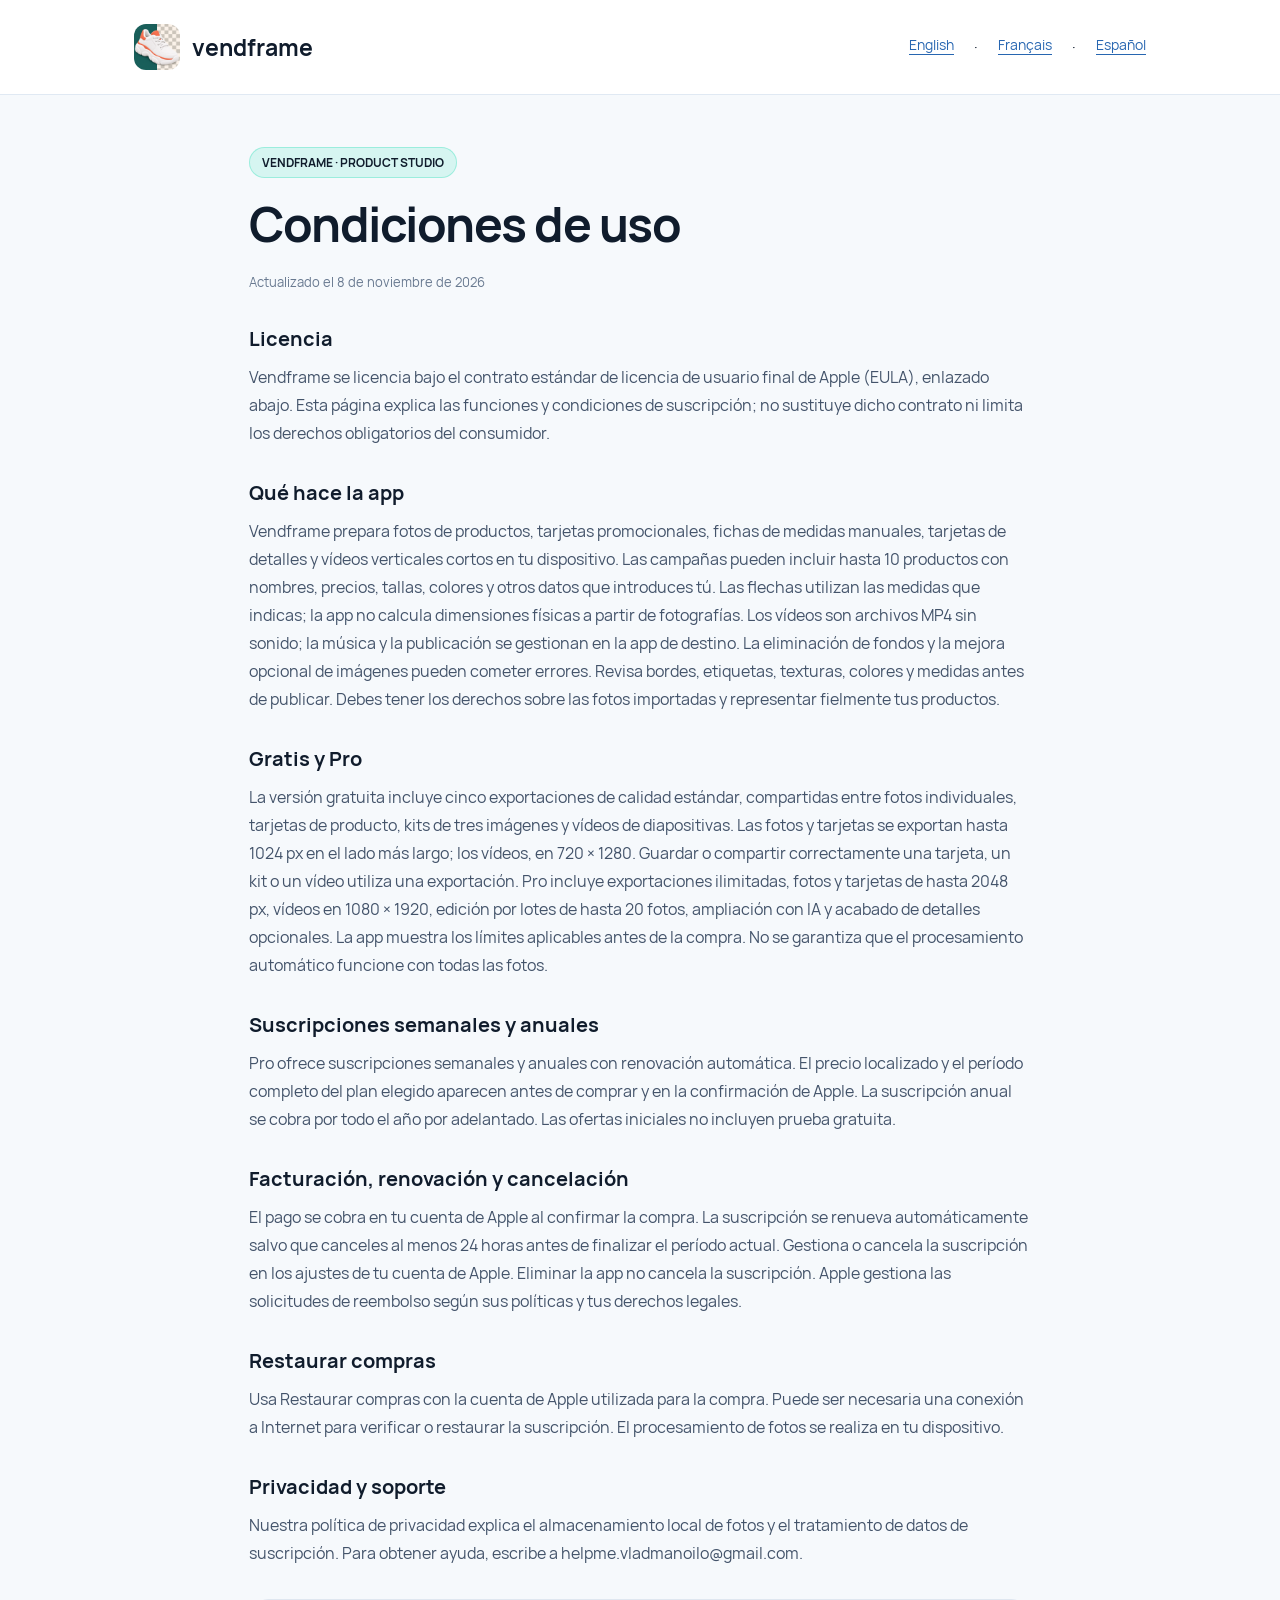
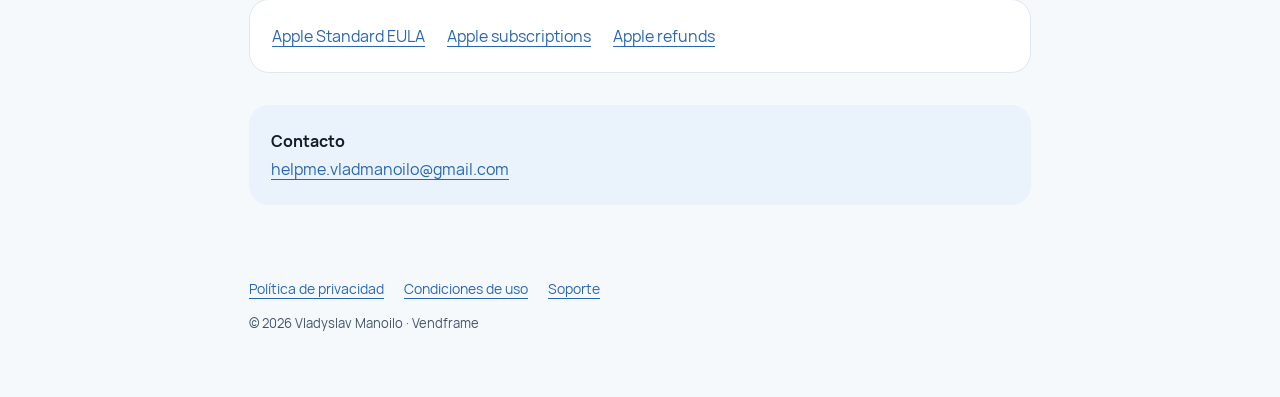
<file: vendframe/terms-es.html>
<!doctype html><html lang="es"><head><meta charset="utf-8"><meta name="viewport" content="width=device-width,initial-scale=1"><meta name="description" content="Condiciones de uso — Vendframe: Product Studio"><title>Condiciones de uso · Vendframe</title><link rel="stylesheet" href="/vendframe/style.css"><link rel="icon" href="/vendframe/icon.png"></head><body><header><div class="bar"><a class="brand" href="/vendframe/"><img src="/vendframe/icon.png" alt="">vendframe</a><nav aria-label="Idioma"><a href="/vendframe/terms-en.html" lang="en" hreflang="en">English</a> · <a href="/vendframe/terms-fr.html" lang="fr" hreflang="fr">Français</a> · <a href="/vendframe/terms-es.html" lang="es" hreflang="es">Español</a></nav></div></header><main><span class="badge">VENDFRAME · PRODUCT STUDIO</span><h1>Condiciones de uso</h1><p class="date">Actualizado el 8 de noviembre de 2026</p><section><h2>Licencia</h2><p>Vendframe se licencia bajo el contrato estándar de licencia de usuario final de Apple (EULA), enlazado abajo. Esta página explica las funciones y condiciones de suscripción; no sustituye dicho contrato ni limita los derechos obligatorios del consumidor.</p></section><section><h2>Qué hace la app</h2><p>Vendframe prepara fotos de productos, tarjetas promocionales, fichas de medidas manuales, tarjetas de detalles y vídeos verticales cortos en tu dispositivo. Las campañas pueden incluir hasta 10 productos con nombres, precios, tallas, colores y otros datos que introduces tú. Las flechas utilizan las medidas que indicas; la app no calcula dimensiones físicas a partir de fotografías. Los vídeos son archivos MP4 sin sonido; la música y la publicación se gestionan en la app de destino. La eliminación de fondos y la mejora opcional de imágenes pueden cometer errores. Revisa bordes, etiquetas, texturas, colores y medidas antes de publicar. Debes tener los derechos sobre las fotos importadas y representar fielmente tus productos.</p></section><section><h2>Gratis y Pro</h2><p>La versión gratuita incluye cinco exportaciones de calidad estándar, compartidas entre fotos individuales, tarjetas de producto, kits de tres imágenes y vídeos de diapositivas. Las fotos y tarjetas se exportan hasta 1024 px en el lado más largo; los vídeos, en 720 × 1280. Guardar o compartir correctamente una tarjeta, un kit o un vídeo utiliza una exportación. Pro incluye exportaciones ilimitadas, fotos y tarjetas de hasta 2048 px, vídeos en 1080 × 1920, edición por lotes de hasta 20 fotos, ampliación con IA y acabado de detalles opcionales. La app muestra los límites aplicables antes de la compra. No se garantiza que el procesamiento automático funcione con todas las fotos.</p></section><section><h2>Suscripciones semanales y anuales</h2><p>Pro ofrece suscripciones semanales y anuales con renovación automática. El precio localizado y el período completo del plan elegido aparecen antes de comprar y en la confirmación de Apple. La suscripción anual se cobra por todo el año por adelantado. Las ofertas iniciales no incluyen prueba gratuita.</p></section><section><h2>Facturación, renovación y cancelación</h2><p>El pago se cobra en tu cuenta de Apple al confirmar la compra. La suscripción se renueva automáticamente salvo que canceles al menos 24 horas antes de finalizar el período actual. Gestiona o cancela la suscripción en los ajustes de tu cuenta de Apple. Eliminar la app no cancela la suscripción. Apple gestiona las solicitudes de reembolso según sus políticas y tus derechos legales.</p></section><section><h2>Restaurar compras</h2><p>Usa Restaurar compras con la cuenta de Apple utilizada para la compra. Puede ser necesaria una conexión a Internet para verificar o restaurar la suscripción. El procesamiento de fotos se realiza en tu dispositivo.</p></section><section><h2>Privacidad y soporte</h2><p>Nuestra política de privacidad explica el almacenamiento local de fotos y el tratamiento de datos de suscripción. Para obtener ayuda, escribe a helpme.vladmanoilo@gmail.com.</p></section><div class="links"><a href="https://www.apple.com/legal/internet-services/itunes/dev/stdeula/">Apple Standard EULA</a><a href="https://apps.apple.com/account/subscriptions">Apple subscriptions</a><a href="https://reportaproblem.apple.com/">Apple refunds</a></div><div class="contact"><strong>Contacto</strong><br><a href="mailto:helpme.vladmanoilo@gmail.com">helpme.vladmanoilo@gmail.com</a></div></main><footer><nav><a href="/vendframe/privacy-es.html">Política de privacidad</a><a href="/vendframe/terms-es.html">Condiciones de uso</a><a href="mailto:helpme.vladmanoilo@gmail.com">Soporte</a></nav><p>© 2026 Vladyslav Manoilo · Vendframe</p></footer></body></html>
</file>
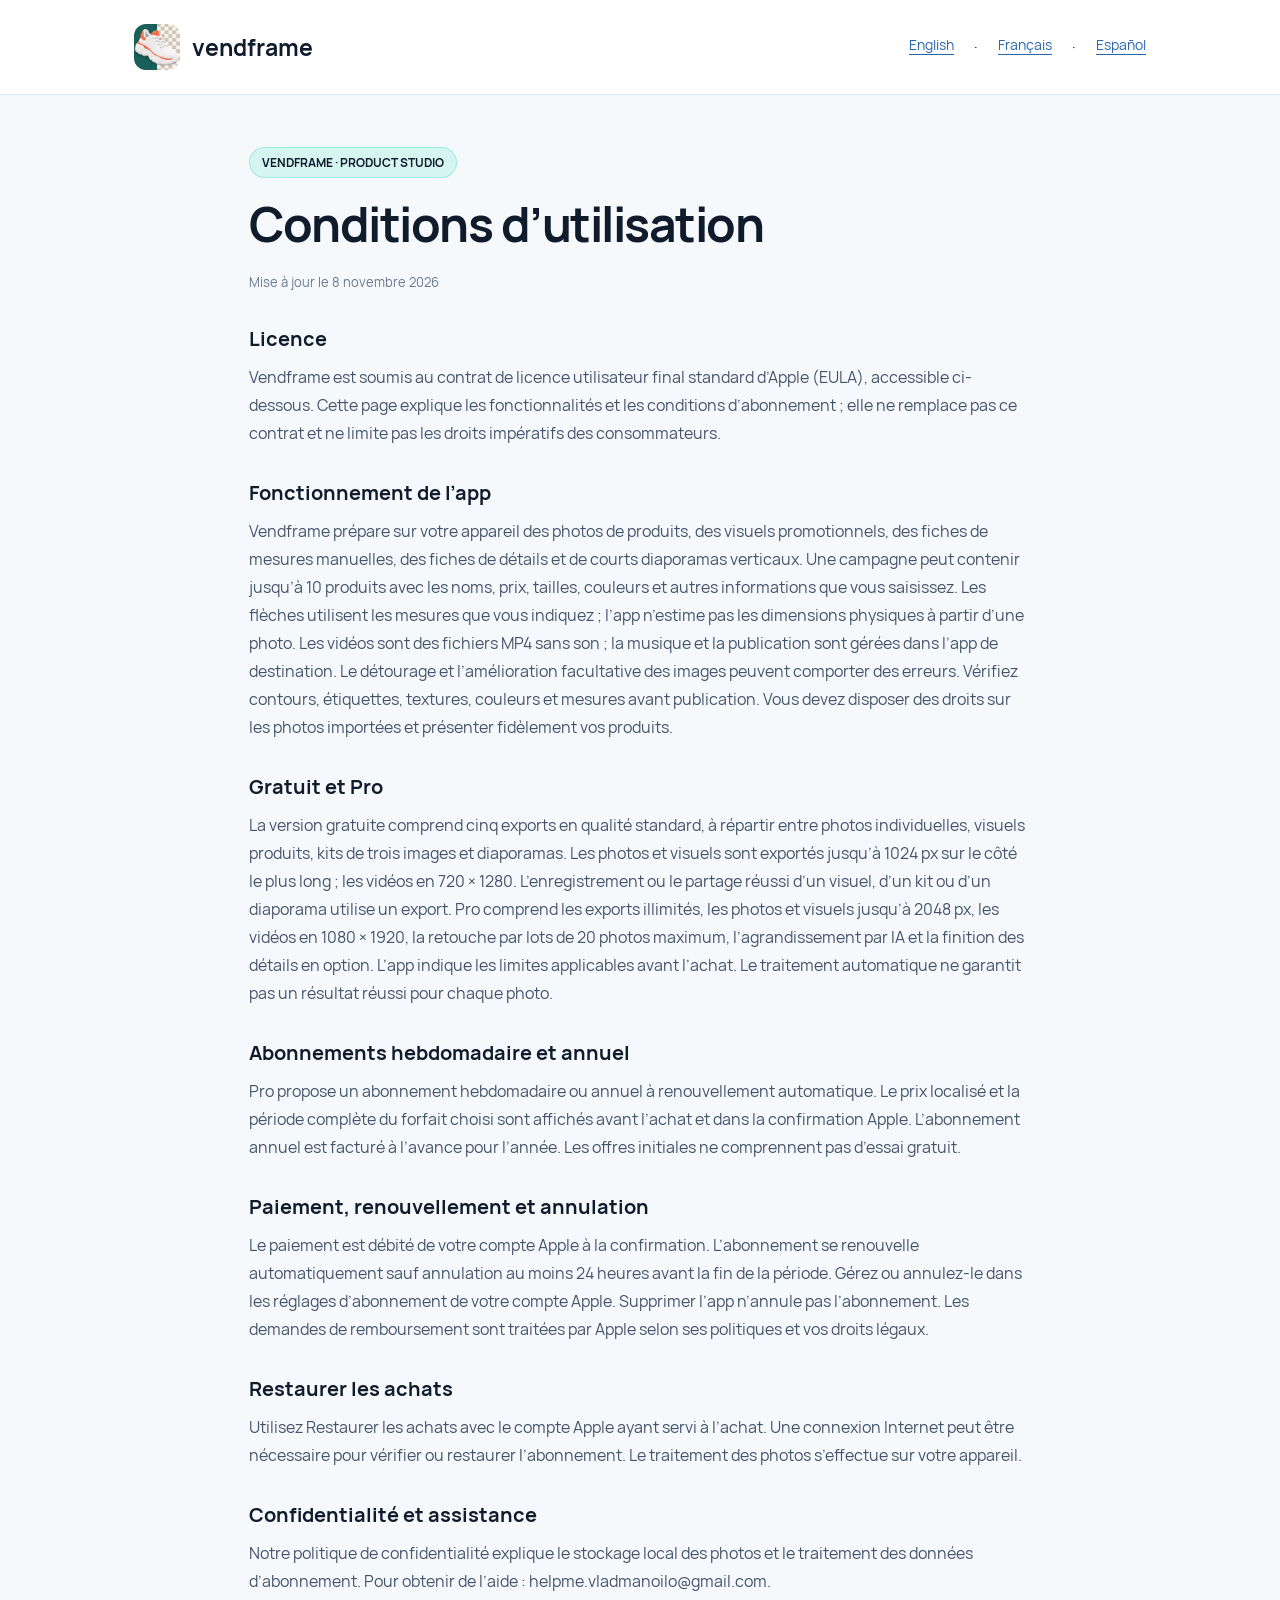
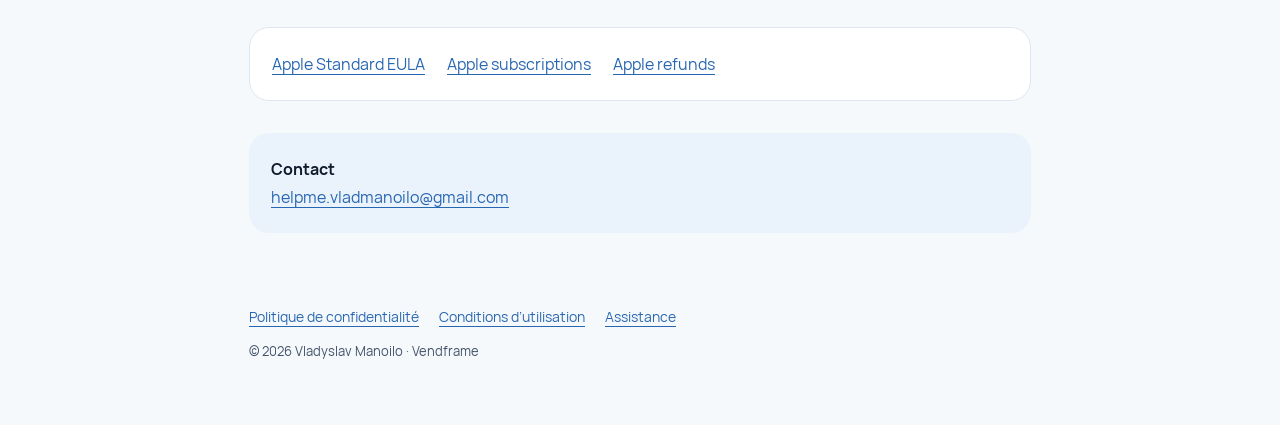
<file: vendframe/terms-fr.html>
<!doctype html><html lang="fr"><head><meta charset="utf-8"><meta name="viewport" content="width=device-width,initial-scale=1"><meta name="description" content="Conditions d’utilisation — Vendframe: Product Studio"><title>Conditions d’utilisation · Vendframe</title><link rel="stylesheet" href="/vendframe/style.css"><link rel="icon" href="/vendframe/icon.png"></head><body><header><div class="bar"><a class="brand" href="/vendframe/"><img src="/vendframe/icon.png" alt="">vendframe</a><nav aria-label="Langue"><a href="/vendframe/terms-en.html" lang="en" hreflang="en">English</a> · <a href="/vendframe/terms-fr.html" lang="fr" hreflang="fr">Français</a> · <a href="/vendframe/terms-es.html" lang="es" hreflang="es">Español</a></nav></div></header><main><span class="badge">VENDFRAME · PRODUCT STUDIO</span><h1>Conditions d’utilisation</h1><p class="date">Mise à jour le 8 novembre 2026</p><section><h2>Licence</h2><p>Vendframe est soumis au contrat de licence utilisateur final standard d’Apple (EULA), accessible ci-dessous. Cette page explique les fonctionnalités et les conditions d’abonnement ; elle ne remplace pas ce contrat et ne limite pas les droits impératifs des consommateurs.</p></section><section><h2>Fonctionnement de l’app</h2><p>Vendframe prépare sur votre appareil des photos de produits, des visuels promotionnels, des fiches de mesures manuelles, des fiches de détails et de courts diaporamas verticaux. Une campagne peut contenir jusqu’à 10 produits avec les noms, prix, tailles, couleurs et autres informations que vous saisissez. Les flèches utilisent les mesures que vous indiquez ; l’app n’estime pas les dimensions physiques à partir d’une photo. Les vidéos sont des fichiers MP4 sans son ; la musique et la publication sont gérées dans l’app de destination. Le détourage et l’amélioration facultative des images peuvent comporter des erreurs. Vérifiez contours, étiquettes, textures, couleurs et mesures avant publication. Vous devez disposer des droits sur les photos importées et présenter fidèlement vos produits.</p></section><section><h2>Gratuit et Pro</h2><p>La version gratuite comprend cinq exports en qualité standard, à répartir entre photos individuelles, visuels produits, kits de trois images et diaporamas. Les photos et visuels sont exportés jusqu’à 1024 px sur le côté le plus long ; les vidéos en 720 × 1280. L’enregistrement ou le partage réussi d’un visuel, d’un kit ou d’un diaporama utilise un export. Pro comprend les exports illimités, les photos et visuels jusqu’à 2048 px, les vidéos en 1080 × 1920, la retouche par lots de 20 photos maximum, l’agrandissement par IA et la finition des détails en option. L’app indique les limites applicables avant l’achat. Le traitement automatique ne garantit pas un résultat réussi pour chaque photo.</p></section><section><h2>Abonnements hebdomadaire et annuel</h2><p>Pro propose un abonnement hebdomadaire ou annuel à renouvellement automatique. Le prix localisé et la période complète du forfait choisi sont affichés avant l’achat et dans la confirmation Apple. L’abonnement annuel est facturé à l’avance pour l’année. Les offres initiales ne comprennent pas d’essai gratuit.</p></section><section><h2>Paiement, renouvellement et annulation</h2><p>Le paiement est débité de votre compte Apple à la confirmation. L’abonnement se renouvelle automatiquement sauf annulation au moins 24 heures avant la fin de la période. Gérez ou annulez-le dans les réglages d’abonnement de votre compte Apple. Supprimer l’app n’annule pas l’abonnement. Les demandes de remboursement sont traitées par Apple selon ses politiques et vos droits légaux.</p></section><section><h2>Restaurer les achats</h2><p>Utilisez Restaurer les achats avec le compte Apple ayant servi à l’achat. Une connexion Internet peut être nécessaire pour vérifier ou restaurer l’abonnement. Le traitement des photos s’effectue sur votre appareil.</p></section><section><h2>Confidentialité et assistance</h2><p>Notre politique de confidentialité explique le stockage local des photos et le traitement des données d’abonnement. Pour obtenir de l’aide : helpme.vladmanoilo@gmail.com.</p></section><div class="links"><a href="https://www.apple.com/legal/internet-services/itunes/dev/stdeula/">Apple Standard EULA</a><a href="https://apps.apple.com/account/subscriptions">Apple subscriptions</a><a href="https://reportaproblem.apple.com/">Apple refunds</a></div><div class="contact"><strong>Contact</strong><br><a href="mailto:helpme.vladmanoilo@gmail.com">helpme.vladmanoilo@gmail.com</a></div></main><footer><nav><a href="/vendframe/privacy-fr.html">Politique de confidentialité</a><a href="/vendframe/terms-fr.html">Conditions d’utilisation</a><a href="mailto:helpme.vladmanoilo@gmail.com">Assistance</a></nav><p>© 2026 Vladyslav Manoilo · Vendframe</p></footer></body></html>
</file>
<file: vendframe/style.css>
@font-face{font-family:Manrope;src:url(manrope-regular.ttf)}@font-face{font-family:Manrope;src:url(manrope-bold.ttf);font-weight:700}*{box-sizing:border-box}body{margin:0;background:#f6f9fc;color:#101c2c;font-family:Manrope,system-ui,sans-serif;line-height:1.75}header{background:#fff;border-bottom:1px solid #e0e9f3}.bar{max-width:1060px;margin:auto;padding:24px;display:flex;align-items:center;justify-content:space-between;gap:24px;flex-wrap:wrap}.brand{display:flex;align-items:center;gap:12px;color:#101c2c;font-size:23px;font-weight:700;text-decoration:none}.brand img{width:46px;height:46px;border-radius:12px}nav{display:flex;gap:20px;flex-wrap:wrap}a{color:#2766b1;text-underline-offset:4px}nav a{font-size:14px}main{max-width:830px;margin:auto;padding:52px 24px 72px}h1{font-size:clamp(32px,5vw,48px);line-height:1.18;letter-spacing:-1.5px;margin:18px 0}h2{font-size:20px;line-height:1.4;margin:32px 0 10px}p{margin:10px 0 22px;color:#43536a}.date{font-size:13px;color:#687990}.badge{display:inline-block;background:#50e3c230;border:1px solid #50e3c270;padding:4px 12px;border-radius:30px;font-size:12px;font-weight:700}.links{padding:22px;background:white;border:1px solid #dfe7f0;border-radius:20px;display:flex;gap:22px;flex-wrap:wrap;margin-top:32px}footer{max-width:830px;margin:auto;padding:0 24px 40px;font-size:13px;color:#687990}.contact{padding:22px;background:#eaf2fc;border-radius:20px;margin-top:32px}
</file>
